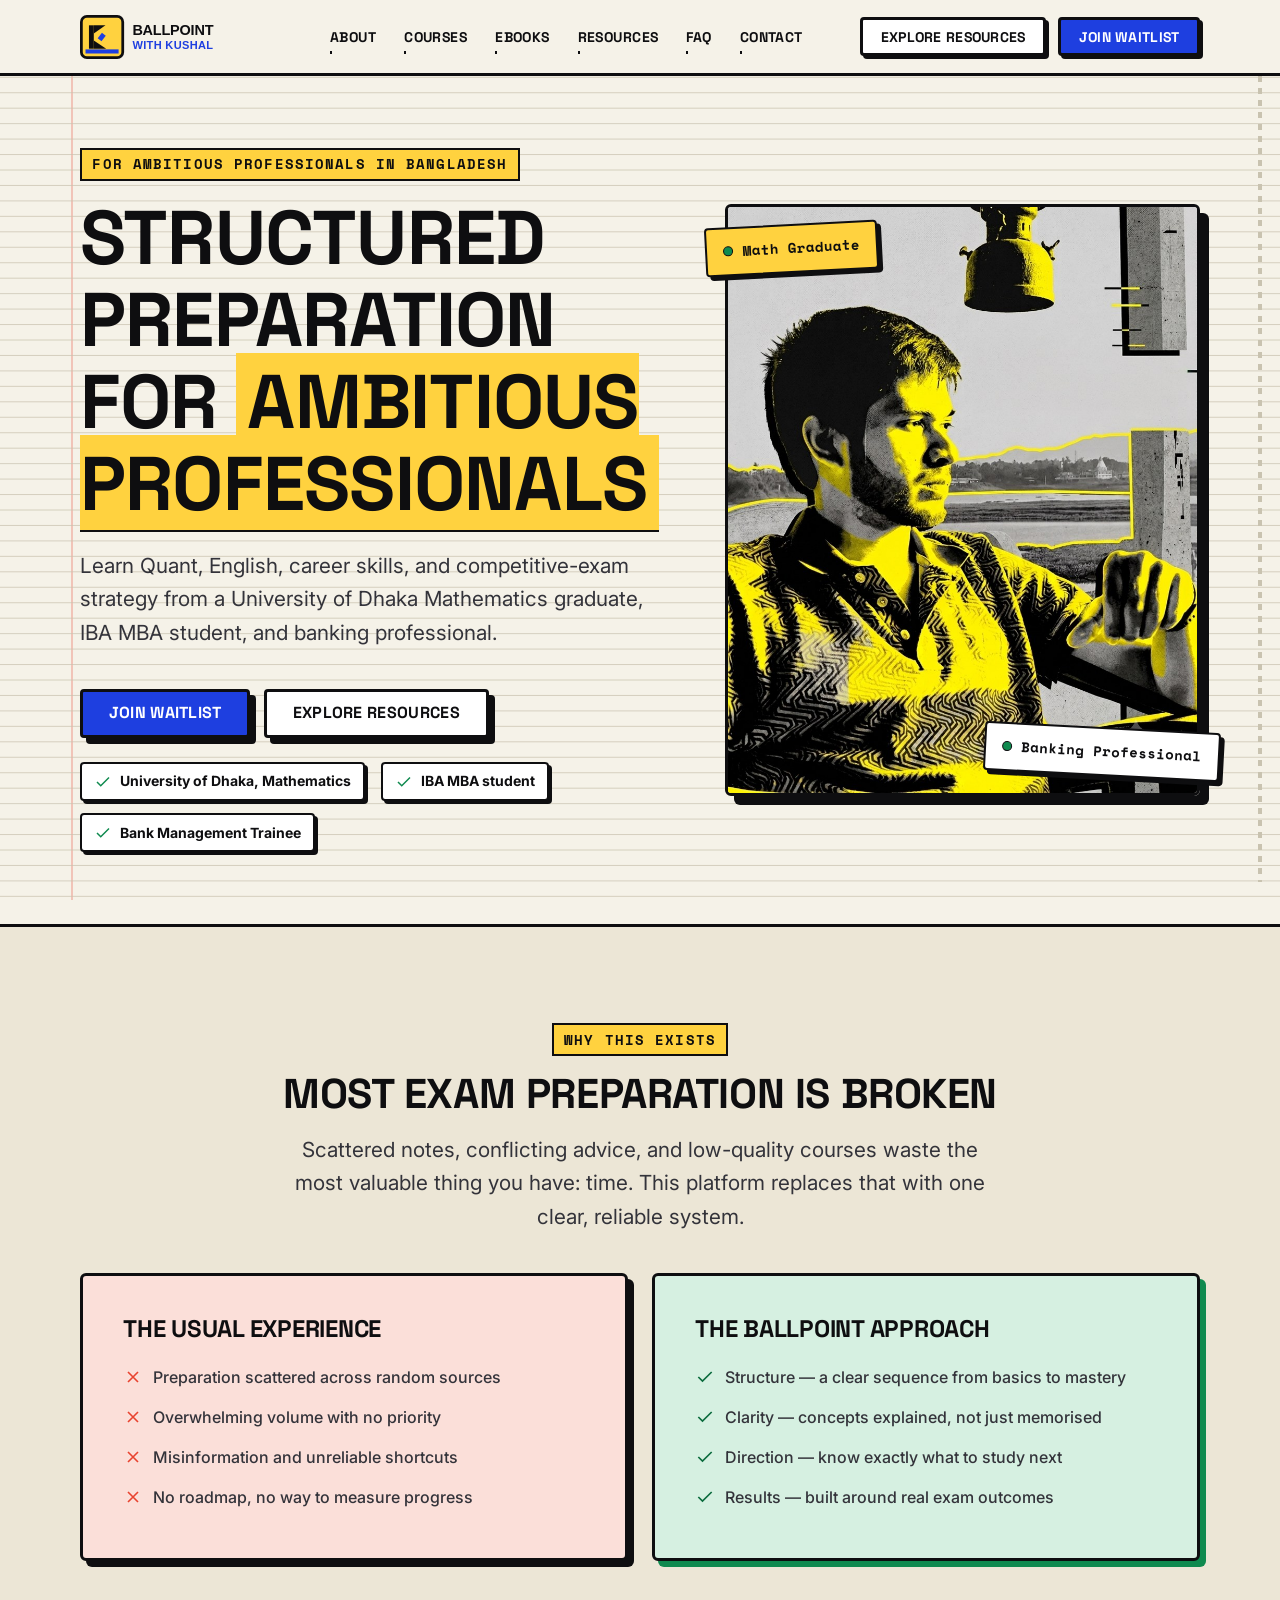
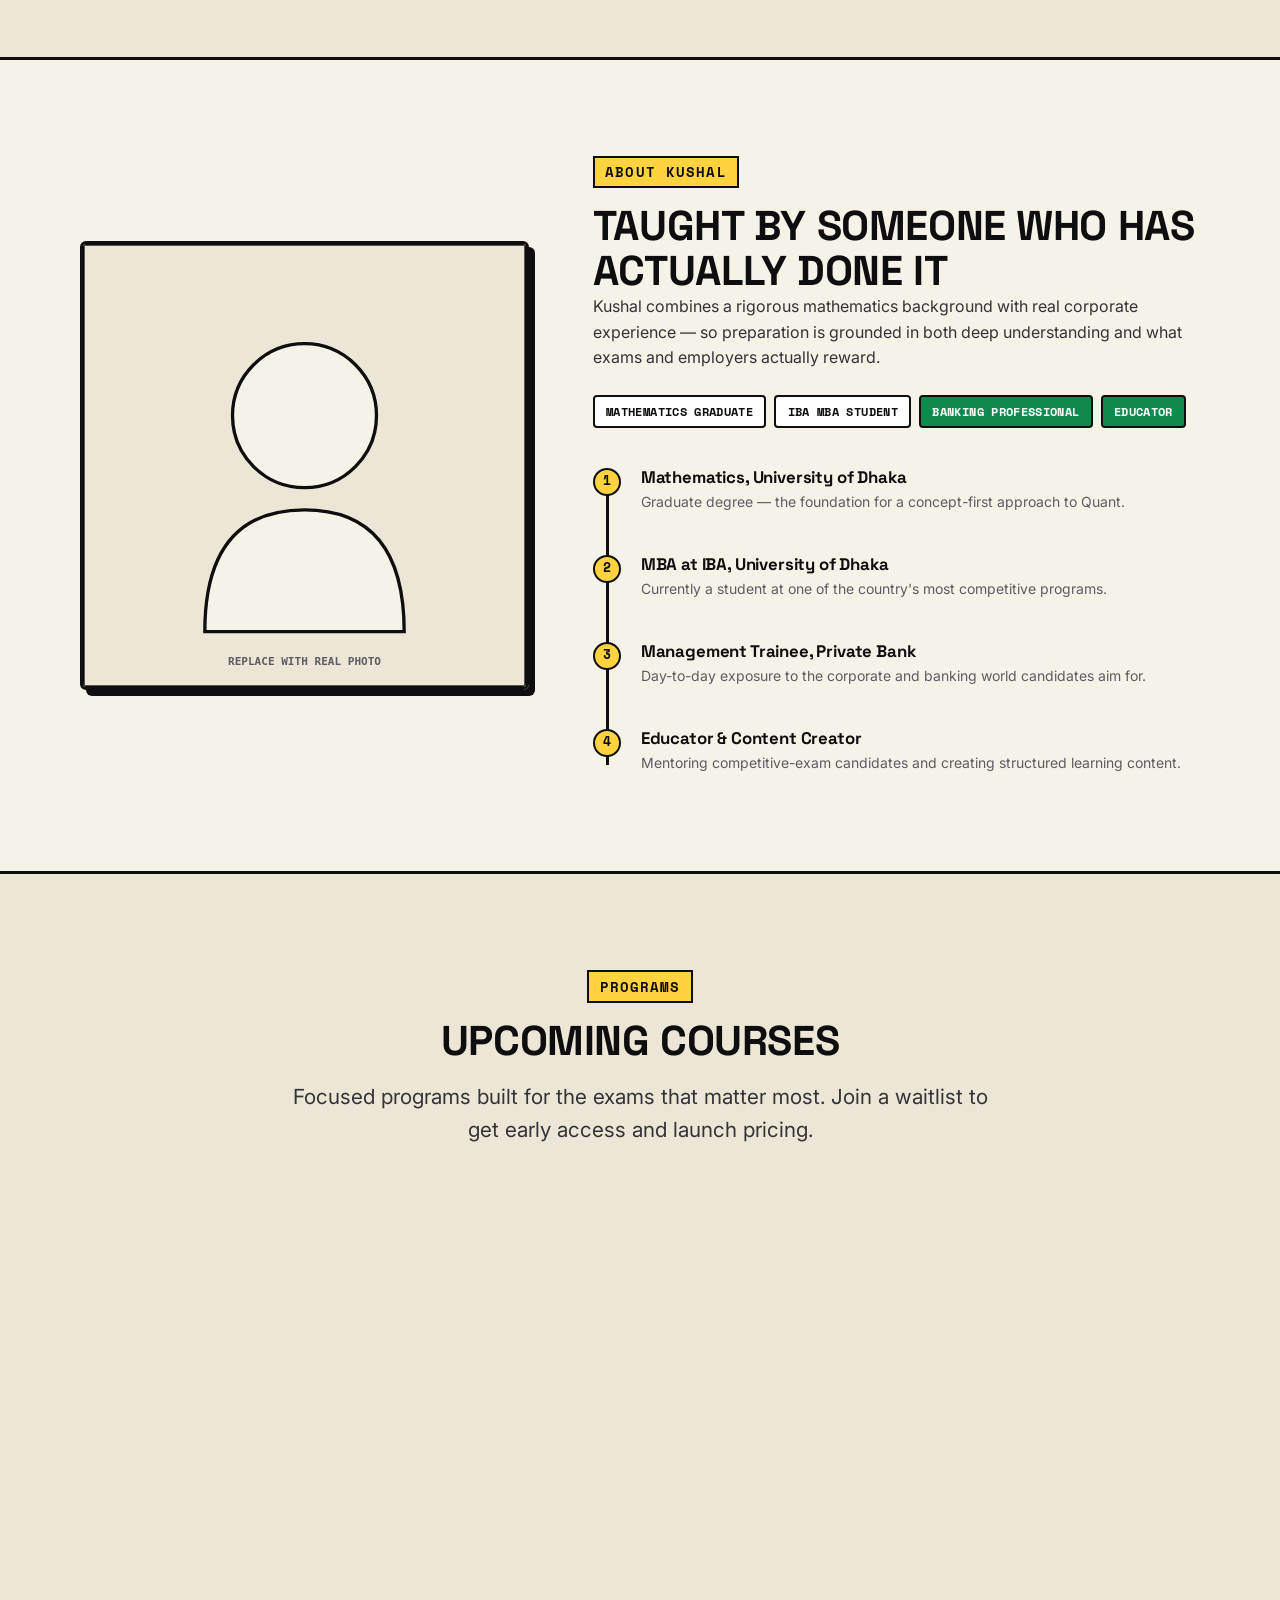
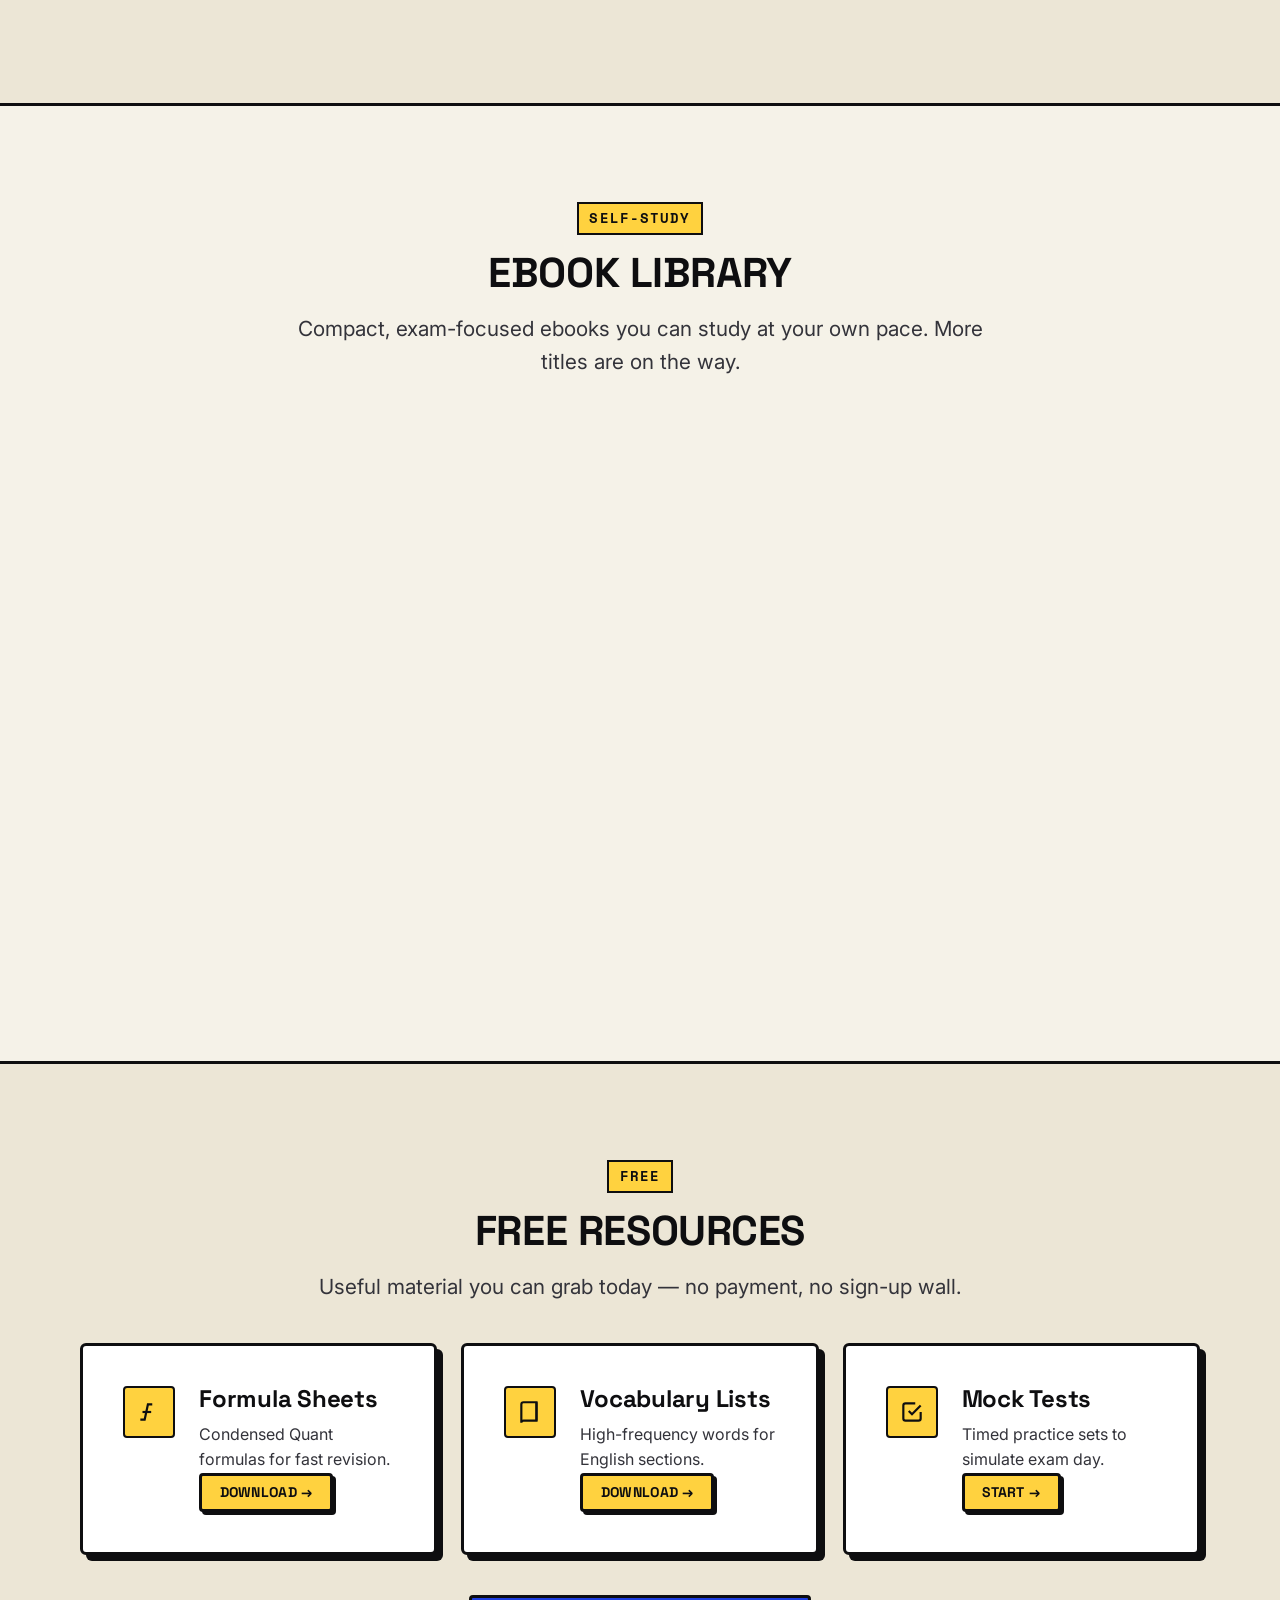
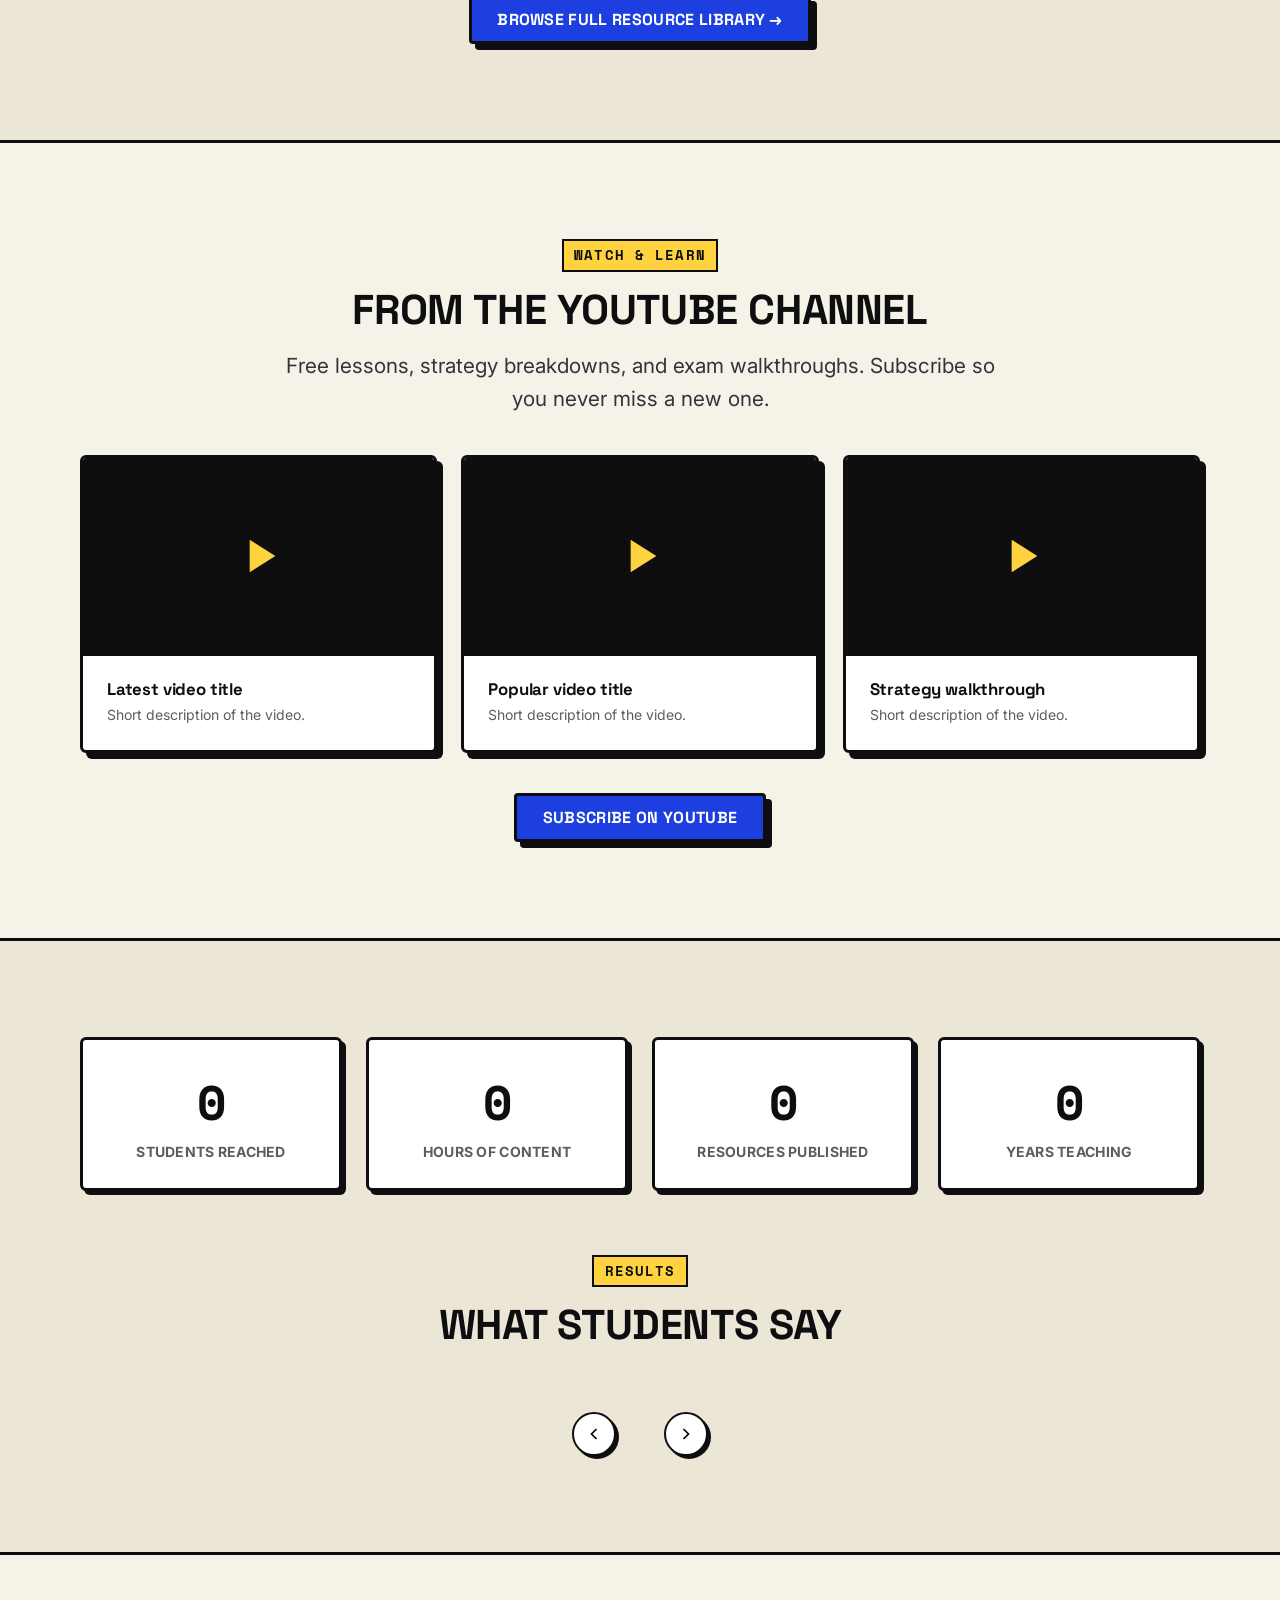
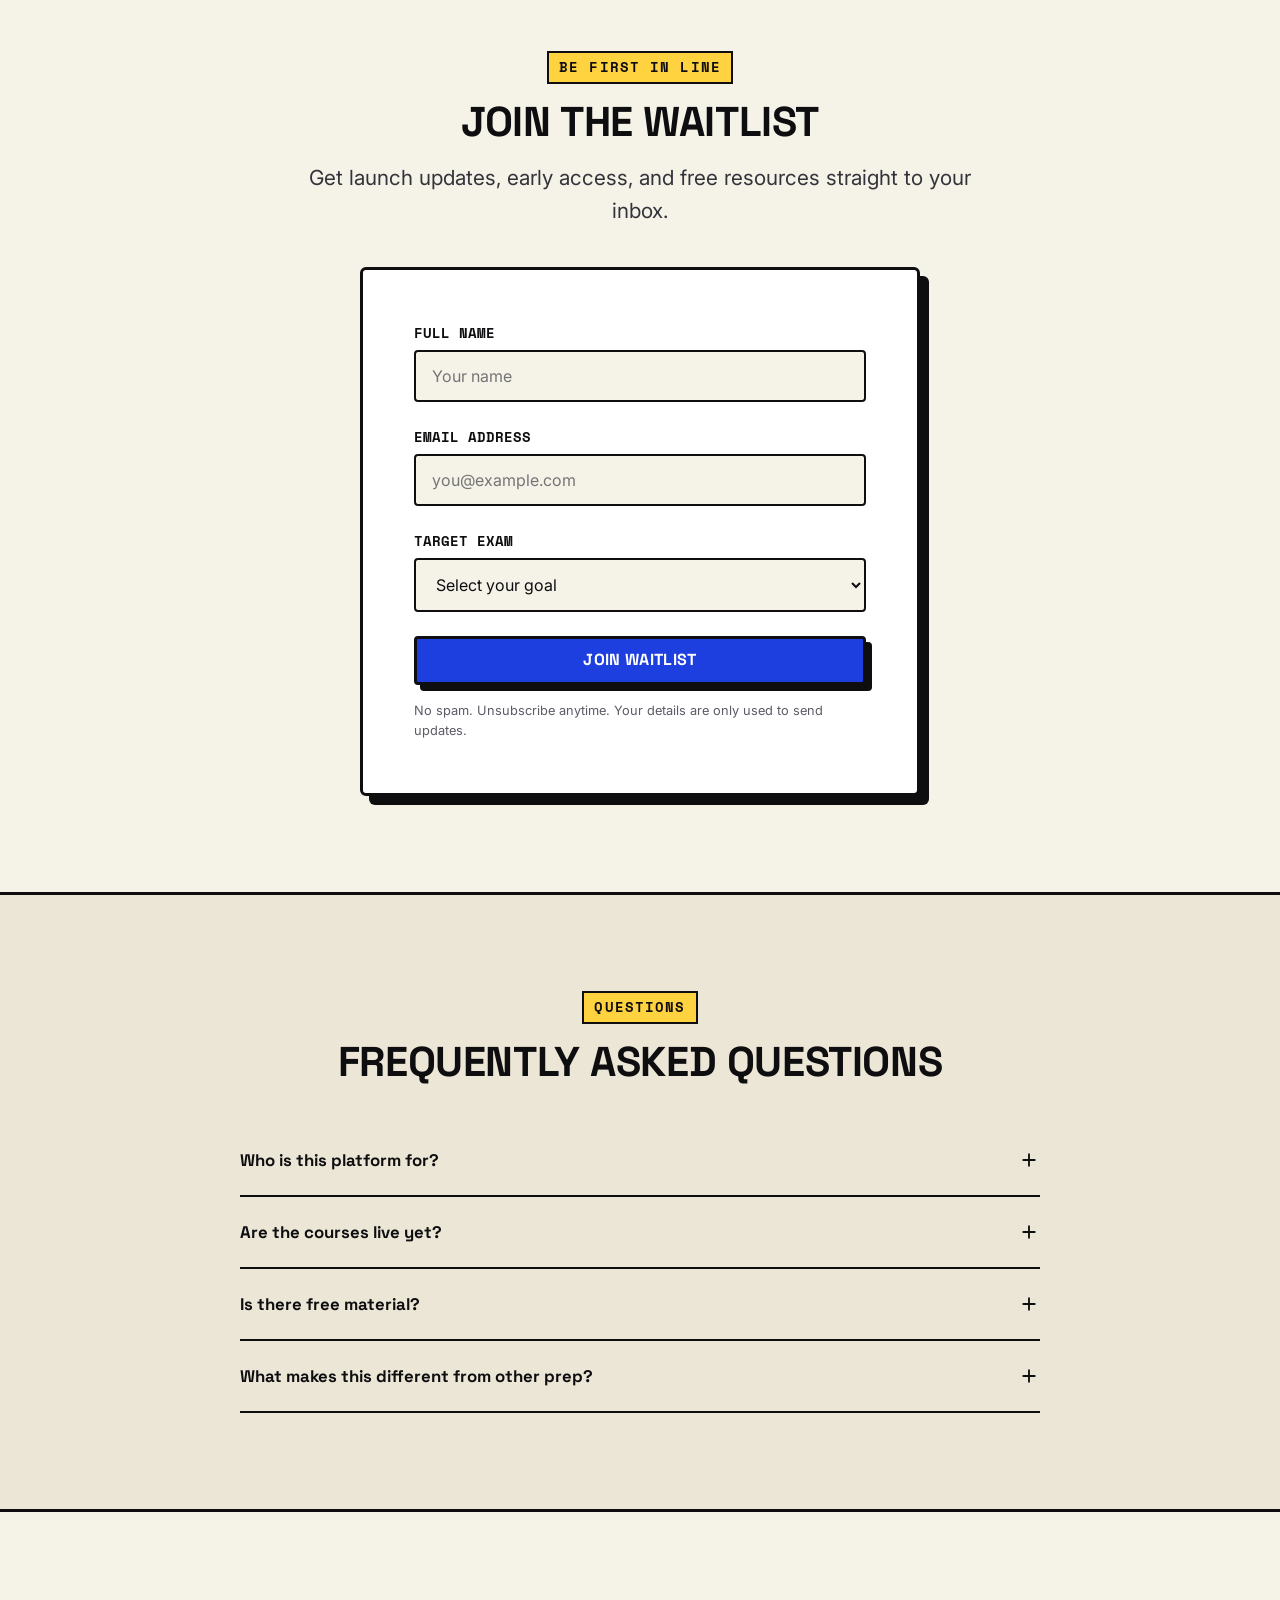
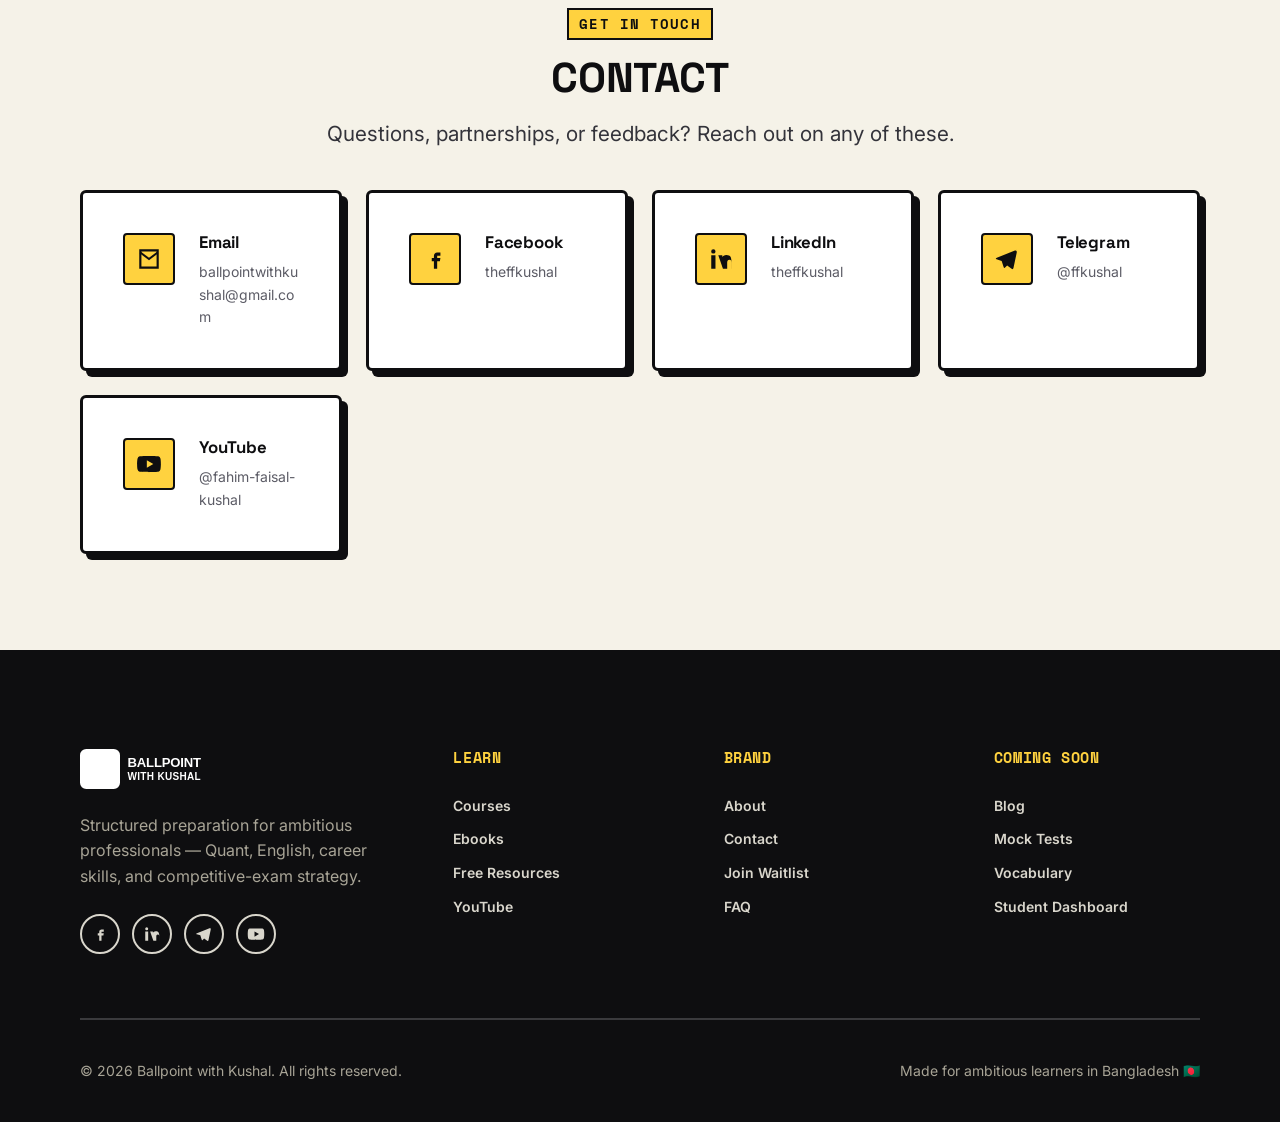
<file: index.html>
<!DOCTYPE html>
<html lang="en">
<head>
  <!-- ========================================================================
       BALLPOINT WITH KUSHAL — index.html (Homepage, NEOBRUTALIST EDITION)
       Structure: Navbar > Hero > Why > About > Courses > Ebooks > Resources >
                  YouTube > Testimonials > Waitlist > FAQ > Contact > Footer
       Each <section> is independently removable. To delete a section, remove
       its <section>...</section> block AND its link in the navbar/footer.
       Dynamic sections (courses, ebooks, testimonials) are filled from /data
       JSON files by js/main.js — edit content there, not here.
       ===================================================================== -->
  <meta charset="UTF-8" />
  <meta name="viewport" content="width=device-width, initial-scale=1.0" />

  <title>Ballpoint with Kushal — Structured Preparation for Ambitious Professionals</title>
  <meta name="description" content="Learn Quant, English, career skills, and competitive-exam strategy from a University of Dhaka Mathematics graduate, IBA MBA student, and banking professional. Structured preparation for IBA MBA, bank jobs, and government exams in Bangladesh." />
  <meta name="keywords" content="IBA MBA preparation, bank job preparation Bangladesh, quantitative aptitude, English grammar, competitive exam, government job preparation, Ballpoint with Kushal" />
  <meta name="author" content="Kushal" />
  <link rel="canonical" href="https://example.com/" /><!-- TODO: set your real domain -->

  <meta property="og:type" content="website" />
  <meta property="og:title" content="Ballpoint with Kushal — Structured Preparation for Ambitious Professionals" />
  <meta property="og:description" content="Quant, English, career skills, and competitive-exam strategy — taught with structure, clarity, and direction." />
  <meta property="og:image" content="assets/images/og-image.svg" /><!-- TODO: export to .jpg/.png for best compatibility -->
  <meta property="og:url" content="https://example.com/" />
  <meta property="og:site_name" content="Ballpoint with Kushal" />

  <meta name="twitter:card" content="summary_large_image" />
  <meta name="twitter:title" content="Ballpoint with Kushal" />
  <meta name="twitter:description" content="Structured preparation for ambitious professionals." />
  <meta name="twitter:image" content="assets/images/og-image.svg" />

  <link rel="icon" type="image/svg+xml" href="assets/logos/favicon.svg" />
  <meta name="theme-color" content="#0E0E10" />

  <!-- Fonts: Space Grotesk (display), Inter (body), Space Mono (utility/meta) -->
  <link rel="preconnect" href="https://fonts.googleapis.com" />
  <link rel="preconnect" href="https://fonts.gstatic.com" crossorigin />
  <link href="https://fonts.googleapis.com/css2?family=Inter:wght@400;500;600;700&family=Space+Grotesk:wght@500;600;700&family=Space+Mono:wght@400;700&display=swap" rel="stylesheet" />

  <link rel="stylesheet" href="css/styles.css" />
  <link rel="stylesheet" href="css/components.css" />
  <link rel="stylesheet" href="css/utilities.css" />
  <link rel="stylesheet" href="css/responsive.css" />

  <script type="application/ld+json">
  {
    "@context": "https://schema.org",
    "@type": "EducationalOrganization",
    "name": "Ballpoint with Kushal",
    "description": "Structured preparation for ambitious professionals — IBA MBA, bank jobs, quantitative aptitude, English, and career skills.",
    "url": "https://example.com/",
    "logo": "https://example.com/assets/logos/logo-icon.svg",
    "founder": {
      "@type": "Person",
      "name": "Kushal",
      "jobTitle": "Educator & Management Trainee",
      "alumniOf": "University of Dhaka"
    },
    "areaServed": "BD",
    "sameAs": [
      "https://www.youtube.com/@fahim-faisal-kushal",
      "https://www.facebook.com/theffkushal/",
      "https://www.linkedin.com/in/theffkushal/",
      "https://t.me/ffkushal"
    ]
  }
  </script>
</head>

<body>
  <a class="skip-link" href="#main">Skip to content</a>

  <!-- Ruled notebook-paper background — purely decorative, behind everything -->
  <div class="bg-grid" aria-hidden="true" id="bgGrid"></div>

  <!-- ====================================================================
       NAVBAR  (sticky)
       ==================================================================== -->
  <header class="navbar" id="top">
    <nav class="container navbar__inner" aria-label="Primary">
      <a class="navbar__logo" href="index.html" aria-label="Ballpoint with Kushal — home">
        <img src="assets/logos/logo-full.svg" alt="Ballpoint with Kushal" />
      </a>

      <ul class="navbar__links">
        <li><a href="#about">About</a></li>
        <li><a href="#courses">Courses</a></li>
        <li><a href="#ebooks">Ebooks</a></li>
        <li><a href="#resources">Resources</a></li>
        <li><a href="#faq">FAQ</a></li>
        <li><a href="#contact">Contact</a></li>
      </ul>

      <div class="navbar__actions">
        <a class="btn btn--secondary btn--sm" href="#resources">Explore Resources</a>
        <a class="btn btn--primary btn--sm" href="#waitlist">Join Waitlist</a>
      </div>

      <button class="hamburger" aria-label="Open menu" aria-controls="mobileDrawer" aria-expanded="false">
        <span></span><span></span><span></span>
      </button>
    </nav>
  </header>

  <div class="mobile-drawer" id="mobileDrawer">
    <a href="#about">About</a>
    <a href="#courses">Courses</a>
    <a href="#ebooks">Ebooks</a>
    <a href="#resources">Resources</a>
    <a href="#faq">FAQ</a>
    <a href="#contact">Contact</a>
    <a class="btn btn--primary btn--full mt-sm" href="#waitlist">Join Waitlist</a>
  </div>

  <!-- Ballpoint-nib scroll progress indicator (signature element) -->
  <div class="scroll-rule" aria-hidden="true"></div>
  <div class="scroll-ball" id="scrollBall" aria-hidden="true">
    <svg class="nib-body" viewBox="0 0 28 28" xmlns="http://www.w3.org/2000/svg">
      <rect x="9" y="2" width="10" height="18" rx="2" fill="#1E3FE0" stroke="#0E0E10" stroke-width="2"/>
      <polygon points="9,20 19,20 14,27" fill="#0E0E10"/>
    </svg>
  </div>

  <main id="main">

    <!-- ==================================================================
         SECTION 1 — HERO
         ================================================================== -->
    <section class="hero bg-decor" aria-labelledby="hero-title">
      <div class="container hero__grid">
        <div class="hero__copy">
          <span class="eyebrow hero__eyebrow" data-reveal>For ambitious professionals in Bangladesh</span>
          <h1 id="hero-title" data-reveal data-reveal-delay="1">
            Structured Preparation for <span class="text-gradient">Ambitious Professionals</span>
          </h1>
          <p class="hero__sub" data-reveal data-reveal-delay="2">
            Learn Quant, English, career skills, and competitive-exam strategy from a
            University of Dhaka Mathematics graduate, IBA MBA student, and banking professional.
          </p>
          <div class="hero__cta" data-reveal data-reveal-delay="3">
            <a class="btn btn--primary" href="#waitlist">Join Waitlist</a>
            <a class="btn btn--secondary" href="#resources">Explore Resources</a>
          </div>

          <div class="trust" data-reveal data-reveal-delay="3">
            <span class="trust__item"><svg viewBox="0 0 24 24" fill="none" stroke="currentColor" stroke-width="2"><path d="M20 6 9 17l-5-5"/></svg> University of Dhaka, Mathematics</span>
            <span class="trust__item"><svg viewBox="0 0 24 24" fill="none" stroke="currentColor" stroke-width="2"><path d="M20 6 9 17l-5-5"/></svg> IBA MBA student</span>
            <span class="trust__item"><svg viewBox="0 0 24 24" fill="none" stroke="currentColor" stroke-width="2"><path d="M20 6 9 17l-5-5"/></svg> Bank Management Trainee</span>
          </div>
        </div>

        <!-- Hero portrait: stylized brand art (see About section for a plainer photo) -->
        <div class="hero__photo" data-reveal data-reveal-delay="2">
          <img src="assets/images/hero-portrait.jpg" alt="Kushal, educator and banking professional" width="900" height="1124" />
          <div class="hero__chip hero__chip--tl"><span class="dot"></span> Math Graduate</div>
          <div class="hero__chip hero__chip--br"><span class="dot"></span> Banking Professional</div>
        </div>
      </div>
    </section>

    <!-- ==================================================================
         SECTION 2 — WHY THIS EXISTS
         ================================================================== -->
    <section class="section section--alt" id="why" aria-labelledby="why-title">
      <div class="container">
        <div class="section-head section-head--center" data-reveal>
          <span class="eyebrow">Why this exists</span>
          <h2 id="why-title">Most exam preparation is broken</h2>
          <p>Scattered notes, conflicting advice, and low-quality courses waste the most valuable thing you have: time. This platform replaces that with one clear, reliable system.</p>
        </div>

        <div class="compare">
          <div class="compare__col compare__col--problem" data-reveal>
            <h3>The usual experience</h3>
            <ul class="compare__list">
              <li><svg viewBox="0 0 24 24" fill="none" stroke="currentColor" stroke-width="2"><path d="M18 6 6 18M6 6l12 12"/></svg> Preparation scattered across random sources</li>
              <li><svg viewBox="0 0 24 24" fill="none" stroke="currentColor" stroke-width="2"><path d="M18 6 6 18M6 6l12 12"/></svg> Overwhelming volume with no priority</li>
              <li><svg viewBox="0 0 24 24" fill="none" stroke="currentColor" stroke-width="2"><path d="M18 6 6 18M6 6l12 12"/></svg> Misinformation and unreliable shortcuts</li>
              <li><svg viewBox="0 0 24 24" fill="none" stroke="currentColor" stroke-width="2"><path d="M18 6 6 18M6 6l12 12"/></svg> No roadmap, no way to measure progress</li>
            </ul>
          </div>
          <div class="compare__col compare__col--solution" data-reveal data-reveal-delay="1">
            <h3>The Ballpoint approach</h3>
            <ul class="compare__list">
              <li><svg viewBox="0 0 24 24" fill="none" stroke="currentColor" stroke-width="2"><path d="M20 6 9 17l-5-5"/></svg> Structure — a clear sequence from basics to mastery</li>
              <li><svg viewBox="0 0 24 24" fill="none" stroke="currentColor" stroke-width="2"><path d="M20 6 9 17l-5-5"/></svg> Clarity — concepts explained, not just memorised</li>
              <li><svg viewBox="0 0 24 24" fill="none" stroke="currentColor" stroke-width="2"><path d="M20 6 9 17l-5-5"/></svg> Direction — know exactly what to study next</li>
              <li><svg viewBox="0 0 24 24" fill="none" stroke="currentColor" stroke-width="2"><path d="M20 6 9 17l-5-5"/></svg> Results — built around real exam outcomes</li>
            </ul>
          </div>
        </div>
      </div>
    </section>

    <!-- ==================================================================
         SECTION 3 — ABOUT KUSHAL  (profile + timeline)
         Photo here is intentionally plainer than the hero art — About is
         about credibility, not brand style. Swap placeholder-portrait.svg
         for a real photo whenever you're ready.
         ================================================================== -->
    <section class="section" id="about" aria-labelledby="about-title">
      <div class="container about__grid">
        <div class="about__photo" data-reveal>
          <img src="assets/images/placeholder-portrait.svg" alt="Portrait of Kushal" width="800" height="800" />
        </div>
        <div>
          <span class="eyebrow" data-reveal>About Kushal</span>
          <h2 id="about-title" data-reveal>Taught by someone who has actually done it</h2>
          <p data-reveal data-reveal-delay="1">Kushal combines a rigorous mathematics background with real corporate experience — so preparation is grounded in both deep understanding and what exams and employers actually reward.</p>

          <div class="about__roles" data-reveal data-reveal-delay="1">
            <span class="badge badge--soft">Mathematics Graduate</span>
            <span class="badge badge--soft">IBA MBA Student</span>
            <span class="badge badge--green">Banking Professional</span>
            <span class="badge badge--green">Educator</span>
          </div>

          <ol class="timeline">
            <li class="timeline__item" data-reveal>
              <h4>Mathematics, University of Dhaka</h4>
              <span>Graduate degree — the foundation for a concept-first approach to Quant.</span>
            </li>
            <li class="timeline__item" data-reveal>
              <h4>MBA at IBA, University of Dhaka</h4>
              <span>Currently a student at one of the country's most competitive programs.</span>
            </li>
            <li class="timeline__item" data-reveal>
              <h4>Management Trainee, Private Bank</h4>
              <span>Day-to-day exposure to the corporate and banking world candidates aim for.</span>
            </li>
            <li class="timeline__item" data-reveal>
              <h4>Educator & Content Creator</h4>
              <span>Mentoring competitive-exam candidates and creating structured learning content.</span>
            </li>
          </ol>
        </div>
      </div>
    </section>

    <!-- ==================================================================
         SECTION 4 — UPCOMING COURSES  (rendered from data/courses.json)
         ================================================================== -->
    <section class="section section--alt" id="courses" aria-labelledby="courses-title">
      <div class="container">
        <div class="section-head section-head--center" data-reveal>
          <span class="eyebrow">Programs</span>
          <h2 id="courses-title">Upcoming Courses</h2>
          <p>Focused programs built for the exams that matter most. Join a waitlist to get early access and launch pricing.</p>
        </div>
        <div class="grid grid--auto" data-courses aria-live="polite">
          <p class="text-muted text-center">Loading courses…</p>
        </div>
      </div>
    </section>

    <!-- ==================================================================
         SECTION 5 — EBOOK LIBRARY  (rendered from data/ebooks.json)
         ================================================================== -->
    <section class="section" id="ebooks" aria-labelledby="ebooks-title">
      <div class="container">
        <div class="section-head section-head--center" data-reveal>
          <span class="eyebrow">Self-study</span>
          <h2 id="ebooks-title">Ebook Library</h2>
          <p>Compact, exam-focused ebooks you can study at your own pace. More titles are on the way.</p>
        </div>
        <div class="grid grid--4" data-ebooks aria-live="polite">
          <p class="text-muted text-center">Loading ebooks…</p>
        </div>
      </div>
    </section>

    <!-- ==================================================================
         SECTION 6 — FREE RESOURCES (static cards on the homepage teaser;
         the full searchable Resource Library lives on resources.html)
         ================================================================== -->
    <section class="section section--alt" id="resources" aria-labelledby="resources-title">
      <div class="container">
        <div class="section-head section-head--center" data-reveal>
          <span class="eyebrow">Free</span>
          <h2 id="resources-title">Free Resources</h2>
          <p>Useful material you can grab today — no payment, no sign-up wall.</p>
        </div>
        <div class="grid grid--3">
          <article class="card resource-card" data-reveal>
            <div class="card__icon"><svg viewBox="0 0 24 24" fill="none" stroke="currentColor" stroke-width="2"><path d="M4 19h4l3-14h4"/><path d="M6 12h8"/></svg></div>
            <div><h3>Formula Sheets</h3><p>Condensed Quant formulas for fast revision.</p><a class="btn btn--ghost btn--sm" href="#">Download →</a></div>
          </article>
          <article class="card resource-card" data-reveal data-reveal-delay="1">
            <div class="card__icon"><svg viewBox="0 0 24 24" fill="none" stroke="currentColor" stroke-width="2"><path d="M4 5a2 2 0 0 1 2-2h12v17H6a2 2 0 0 0-2 2z"/><path d="M18 3v17"/></svg></div>
            <div><h3>Vocabulary Lists</h3><p>High-frequency words for English sections.</p><a class="btn btn--ghost btn--sm" href="#">Download →</a></div>
          </article>
          <article class="card resource-card" data-reveal data-reveal-delay="2">
            <div class="card__icon"><svg viewBox="0 0 24 24" fill="none" stroke="currentColor" stroke-width="2"><path d="M9 11l3 3 8-8"/><path d="M20 12v6a2 2 0 0 1-2 2H6a2 2 0 0 1-2-2V6a2 2 0 0 1 2-2h9"/></svg></div>
            <div><h3>Mock Tests</h3><p>Timed practice sets to simulate exam day.</p><a class="btn btn--ghost btn--sm" href="#">Start →</a></div>
          </article>
        </div>
        <div class="text-center mt-lg" data-reveal>
          <a class="btn btn--primary" href="resources.html">Browse Full Resource Library →</a>
        </div>
      </div>
    </section>

    <!-- ==================================================================
         SECTION 7 — YOUTUBE
         ================================================================== -->
    <section class="section" id="youtube" aria-labelledby="yt-title">
      <div class="container">
        <div class="section-head section-head--center" data-reveal>
          <span class="eyebrow">Watch & learn</span>
          <h2 id="yt-title">From the YouTube Channel</h2>
          <p>Free lessons, strategy breakdowns, and exam walkthroughs. Subscribe so you never miss a new one.</p>
        </div>
        <div class="grid grid--3">
          <article class="card video-card" data-reveal>
            <div class="video-card__embed">
              <div class="video-card__placeholder"><svg viewBox="0 0 24 24" fill="currentColor"><path d="M8 5v14l11-7z"/></svg></div>
            </div>
            <div class="video-card__body"><h4>Latest video title</h4><p class="text-muted" style="font-size:var(--fs-small)">Short description of the video.</p></div>
          </article>
          <article class="card video-card" data-reveal data-reveal-delay="1">
            <div class="video-card__embed"><div class="video-card__placeholder"><svg viewBox="0 0 24 24" fill="currentColor"><path d="M8 5v14l11-7z"/></svg></div></div>
            <div class="video-card__body"><h4>Popular video title</h4><p class="text-muted" style="font-size:var(--fs-small)">Short description of the video.</p></div>
          </article>
          <article class="card video-card" data-reveal data-reveal-delay="2">
            <div class="video-card__embed"><div class="video-card__placeholder"><svg viewBox="0 0 24 24" fill="currentColor"><path d="M8 5v14l11-7z"/></svg></div></div>
            <div class="video-card__body"><h4>Strategy walkthrough</h4><p class="text-muted" style="font-size:var(--fs-small)">Short description of the video.</p></div>
          </article>
        </div>
        <div class="text-center mt-lg" data-reveal>
          <a class="btn btn--primary" href="https://www.youtube.com/@fahim-faisal-kushal" target="_blank" rel="noopener">Subscribe on YouTube</a>
        </div>
      </div>
    </section>

    <!-- ==================================================================
         SECTION 8 — TESTIMONIALS + STATS  (rendered from testimonials.json)
         NOTE: the JSON currently holds PLACEHOLDERS. Replace with REAL quotes
         and REAL numbers before launch, or remove this section.
         ================================================================== -->
    <section class="section section--alt" id="testimonials" aria-labelledby="tst-title">
      <div class="container">
        <div class="stats" data-stats></div>

        <div class="section-head section-head--center" data-reveal>
          <span class="eyebrow">Results</span>
          <h2 id="tst-title">What students say</h2>
        </div>

        <div class="carousel" tabindex="0" aria-roledescription="carousel" aria-label="Student testimonials">
          <div class="carousel__track" data-testimonials></div>
          <div class="carousel__controls">
            <button class="carousel__btn" data-carousel="prev" aria-label="Previous testimonial"><svg width="20" height="20" viewBox="0 0 24 24" fill="none" stroke="currentColor" stroke-width="2"><path d="M15 18l-6-6 6-6"/></svg></button>
            <div class="carousel__dots"></div>
            <button class="carousel__btn" data-carousel="next" aria-label="Next testimonial"><svg width="20" height="20" viewBox="0 0 24 24" fill="none" stroke="currentColor" stroke-width="2"><path d="M9 18l6-6-6-6"/></svg></button>
          </div>
        </div>
      </div>
    </section>

    <!-- ==================================================================
         SECTION 9 — NEWSLETTER / WAITLIST
         ================================================================== -->
    <section class="section bg-decor" id="waitlist" aria-labelledby="wl-title">
      <div class="container">
        <div class="section-head section-head--center" data-reveal>
          <span class="eyebrow">Be first in line</span>
          <h2 id="wl-title">Join the Waitlist</h2>
          <p>Get launch updates, early access, and free resources straight to your inbox.</p>
        </div>

        <div class="form-card mx-auto" data-reveal>
          <form data-form action="#" method="post" novalidate>
            <div class="form-field">
              <label for="wl-name">Full name</label>
              <input id="wl-name" name="name" type="text" placeholder="Your name" required autocomplete="name" />
            </div>
            <div class="form-field">
              <label for="wl-email">Email address</label>
              <input id="wl-email" name="email" type="email" placeholder="you@example.com" required autocomplete="email" />
            </div>
            <div class="form-field">
              <label for="wl-exam">Target exam</label>
              <select id="wl-exam" name="target_exam" required>
                <option value="" disabled selected>Select your goal</option>
                <option>IBA MBA</option>
                <option>Bank Job</option>
                <option>Government / BCS</option>
                <option>English Improvement</option>
                <option>Quantitative Aptitude</option>
                <option>Other</option>
              </select>
            </div>
            <button class="btn btn--primary btn--full" type="submit">Join Waitlist</button>
            <p class="form-note">No spam. Unsubscribe anytime. Your details are only used to send updates.</p>
          </form>
          <div class="form-success mt-md">✓ You're on the list! Check your inbox soon.</div>
        </div>
      </div>
    </section>

    <!-- ==================================================================
         SECTION 10 — FAQ
         ================================================================== -->
    <section class="section section--alt" id="faq" aria-labelledby="faq-title">
      <div class="container">
        <div class="section-head section-head--center" data-reveal>
          <span class="eyebrow">Questions</span>
          <h2 id="faq-title">Frequently Asked Questions</h2>
        </div>

        <div class="faq" data-reveal>
          <div class="faq__item">
            <button class="faq__q" aria-expanded="false">
              <span>Who is this platform for?</span>
              <svg class="faq__icon" width="22" height="22" viewBox="0 0 24 24" fill="none" stroke="currentColor" stroke-width="2"><path d="M12 5v14M5 12h14"/></svg>
            </button>
            <div class="faq__a"><p>Ambitious professionals and students in Bangladesh (roughly 22–35) preparing for IBA MBA admission, bank jobs, government exams, or sharpening Quant, English, and career skills.</p></div>
          </div>
          <div class="faq__item">
            <button class="faq__q" aria-expanded="false">
              <span>Are the courses live yet?</span>
              <svg class="faq__icon" width="22" height="22" viewBox="0 0 24 24" fill="none" stroke="currentColor" stroke-width="2"><path d="M12 5v14M5 12h14"/></svg>
            </button>
            <div class="faq__a"><p>Courses are launching soon. Join the waitlist to get early access and launch pricing before they open to everyone.</p></div>
          </div>
          <div class="faq__item">
            <button class="faq__q" aria-expanded="false">
              <span>Is there free material?</span>
              <svg class="faq__icon" width="22" height="22" viewBox="0 0 24 24" fill="none" stroke="currentColor" stroke-width="2"><path d="M12 5v14M5 12h14"/></svg>
            </button>
            <div class="faq__a"><p>Yes. The Free Resources section has formula sheets, vocabulary lists, mock tests, and study guides — plus regular free lessons on YouTube.</p></div>
          </div>
          <div class="faq__item">
            <button class="faq__q" aria-expanded="false">
              <span>What makes this different from other prep?</span>
              <svg class="faq__icon" width="22" height="22" viewBox="0 0 24 24" fill="none" stroke="currentColor" stroke-width="2"><path d="M12 5v14M5 12h14"/></svg>
            </button>
            <div class="faq__a"><p>Structure and reliability. Instead of scattered, conflicting material, you get one clear path designed by a Math graduate and working banking professional who has sat these exams.</p></div>
          </div>
        </div>
      </div>
    </section>

    <!-- ==================================================================
         SECTION 11 — CONTACT
         ================================================================== -->
    <section class="section" id="contact" aria-labelledby="contact-title">
      <div class="container">
        <div class="section-head section-head--center" data-reveal>
          <span class="eyebrow">Get in touch</span>
          <h2 id="contact-title">Contact</h2>
          <p>Questions, partnerships, or feedback? Reach out on any of these.</p>
        </div>
        <div class="grid grid--auto" data-reveal>
          <a class="card resource-card" href="mailto:ballpointwithkushal@gmail.com">
            <div class="card__icon"><svg viewBox="0 0 24 24" fill="none" stroke="currentColor" stroke-width="2"><path d="M4 4h16v16H4z"/><path d="m4 6 8 6 8-6"/></svg></div>
            <div><h3 style="font-size:1.05rem">Email</h3><p class="text-muted" style="font-size:var(--fs-small)">ballpointwithkushal@gmail.com</p></div>
          </a>
          <a class="card resource-card" href="https://www.facebook.com/theffkushal/" target="_blank" rel="noopener">
            <div class="card__icon"><svg viewBox="0 0 24 24" fill="currentColor"><path d="M14 9h3V6h-3c-1.7 0-3 1.3-3 3v2H9v3h2v7h3v-7h2.5l.5-3H14V9z"/></svg></div>
            <div><h3 style="font-size:1.05rem">Facebook</h3><p class="text-muted" style="font-size:var(--fs-small)">theffkushal</p></div>
          </a>
          <a class="card resource-card" href="https://www.linkedin.com/in/theffkushal/" target="_blank" rel="noopener">
            <div class="card__icon"><svg viewBox="0 0 24 24" fill="currentColor"><path d="M6.94 5a2 2 0 1 1-4 0 2 2 0 0 1 4 0zM3 8.5h3.9V21H3zM9.5 8.5h3.7v1.7h.05c.5-.95 1.8-1.95 3.7-1.95 4 0 4.7 2.6 4.7 6V21H21.6v-5.4c0-1.3 0-3-1.8-3s-2.1 1.4-2.1 2.9V21H13.8z"/></svg></div>
            <div><h3 style="font-size:1.05rem">LinkedIn</h3><p class="text-muted" style="font-size:var(--fs-small)">theffkushal</p></div>
          </a>
          <a class="card resource-card" href="https://t.me/ffkushal" target="_blank" rel="noopener">
            <div class="card__icon"><svg viewBox="0 0 24 24" fill="currentColor"><path d="M21.05 3.5 2.6 10.86c-1.2.49-1.19 1.16-.22 1.46l4.7 1.47 1.8 5.62c.22.6.36.84.74.84.3 0 .43-.13.6-.3l1.93-1.9 4.13 3.05c.86.5 1.47.24 1.68-.78l3.04-14.42c.3-1.27-.47-1.84-1.95-1.4z"/></svg></div>
            <div><h3 style="font-size:1.05rem">Telegram</h3><p class="text-muted" style="font-size:var(--fs-small)">@ffkushal</p></div>
          </a>
          <a class="card resource-card" href="https://www.youtube.com/@fahim-faisal-kushal" target="_blank" rel="noopener">
            <div class="card__icon"><svg viewBox="0 0 24 24" fill="currentColor"><path d="M23 12s0-3.5-.45-5.18a2.78 2.78 0 0 0-1.95-2C18.88 4.5 12 4.5 12 4.5s-6.88 0-8.6.32a2.78 2.78 0 0 0-1.95 2C1 8.5 1 12 1 12s0 3.5.45 5.18a2.78 2.78 0 0 0 1.95 2c1.72.32 8.6.32 8.6.32s6.88 0 8.6-.32a2.78 2.78 0 0 0 1.95-2C23 15.5 23 12 23 12zM10 15.5v-7l6 3.5z"/></svg></div>
            <div><h3 style="font-size:1.05rem">YouTube</h3><p class="text-muted" style="font-size:var(--fs-small)">@fahim-faisal-kushal</p></div>
          </a>
        </div>
      </div>
    </section>

  </main>

  <!-- ====================================================================
       SECTION 12 — FOOTER
       ==================================================================== -->
  <footer class="footer" aria-label="Footer">
    <div class="container">
      <div class="footer__grid">
        <div class="footer__brand">
          <img src="assets/logos/logo-full.svg" alt="Ballpoint with Kushal" />
          <p>Structured preparation for ambitious professionals — Quant, English, career skills, and competitive-exam strategy.</p>
          <div class="footer__socials">
            <a href="https://www.facebook.com/theffkushal/" target="_blank" rel="noopener" aria-label="Facebook"><svg viewBox="0 0 24 24" fill="currentColor"><path d="M14 9h3V6h-3c-1.7 0-3 1.3-3 3v2H9v3h2v7h3v-7h2.5l.5-3H14V9z"/></svg></a>
            <a href="https://www.linkedin.com/in/theffkushal/" target="_blank" rel="noopener" aria-label="LinkedIn"><svg viewBox="0 0 24 24" fill="currentColor"><path d="M6.94 5a2 2 0 1 1-4 0 2 2 0 0 1 4 0zM3 8.5h3.9V21H3zM9.5 8.5h3.7v1.7h.05c.5-.95 1.8-1.95 3.7-1.95 4 0 4.7 2.6 4.7 6V21H21.6v-5.4c0-1.3 0-3-1.8-3s-2.1 1.4-2.1 2.9V21H13.8z"/></svg></a>
            <a href="https://t.me/ffkushal" target="_blank" rel="noopener" aria-label="Telegram"><svg viewBox="0 0 24 24" fill="currentColor"><path d="M21.05 3.5 2.6 10.86c-1.2.49-1.19 1.16-.22 1.46l4.7 1.47 1.8 5.62c.22.6.36.84.74.84.3 0 .43-.13.6-.3l1.93-1.9 4.13 3.05c.86.5 1.47.24 1.68-.78l3.04-14.42c.3-1.27-.47-1.84-1.95-1.4z"/></svg></a>
            <a href="https://www.youtube.com/@fahim-faisal-kushal" target="_blank" rel="noopener" aria-label="YouTube"><svg viewBox="0 0 24 24" fill="currentColor"><path d="M23 12s0-3.5-.45-5.18a2.78 2.78 0 0 0-1.95-2C18.88 4.5 12 4.5 12 4.5s-6.88 0-8.6.32a2.78 2.78 0 0 0-1.95 2C1 8.5 1 12 1 12s0 3.5.45 5.18a2.78 2.78 0 0 0 1.95 2c1.72.32 8.6.32 8.6.32s6.88 0 8.6-.32a2.78 2.78 0 0 0 1.95-2C23 15.5 23 12 23 12zM10 15.5v-7l6 3.5z"/></svg></a>
          </div>
        </div>

        <div class="footer__col">
          <h4>Learn</h4>
          <a href="courses.html">Courses</a>
          <a href="ebooks.html">Ebooks</a>
          <a href="resources.html">Free Resources</a>
          <a href="index.html#youtube">YouTube</a>
        </div>
        <div class="footer__col">
          <h4>Brand</h4>
          <a href="about.html">About</a>
          <a href="contact.html">Contact</a>
          <a href="index.html#waitlist">Join Waitlist</a>
          <a href="index.html#faq">FAQ</a>
        </div>
        <div class="footer__col">
          <h4>Coming soon</h4>
          <a href="#" aria-disabled="true">Blog</a>
          <a href="#" aria-disabled="true">Mock Tests</a>
          <a href="#" aria-disabled="true">Vocabulary</a>
          <a href="#" aria-disabled="true">Student Dashboard</a>
        </div>
      </div>

      <div class="footer__bottom">
        <span>© <span data-year>2026</span> Ballpoint with Kushal. All rights reserved.</span>
        <span>Made for ambitious learners in Bangladesh 🇧🇩</span>
      </div>
    </div>
  </footer>

  <!-- ====================================================================
       SCRIPTS (order: navigation > animations > forms > main)
       ==================================================================== -->
  <script src="js/navigation.js" defer></script>
  <script src="js/animations.js" defer></script>
  <script src="js/forms.js" defer></script>
  <script src="js/main.js" defer></script>
</body>
</html>
</file>
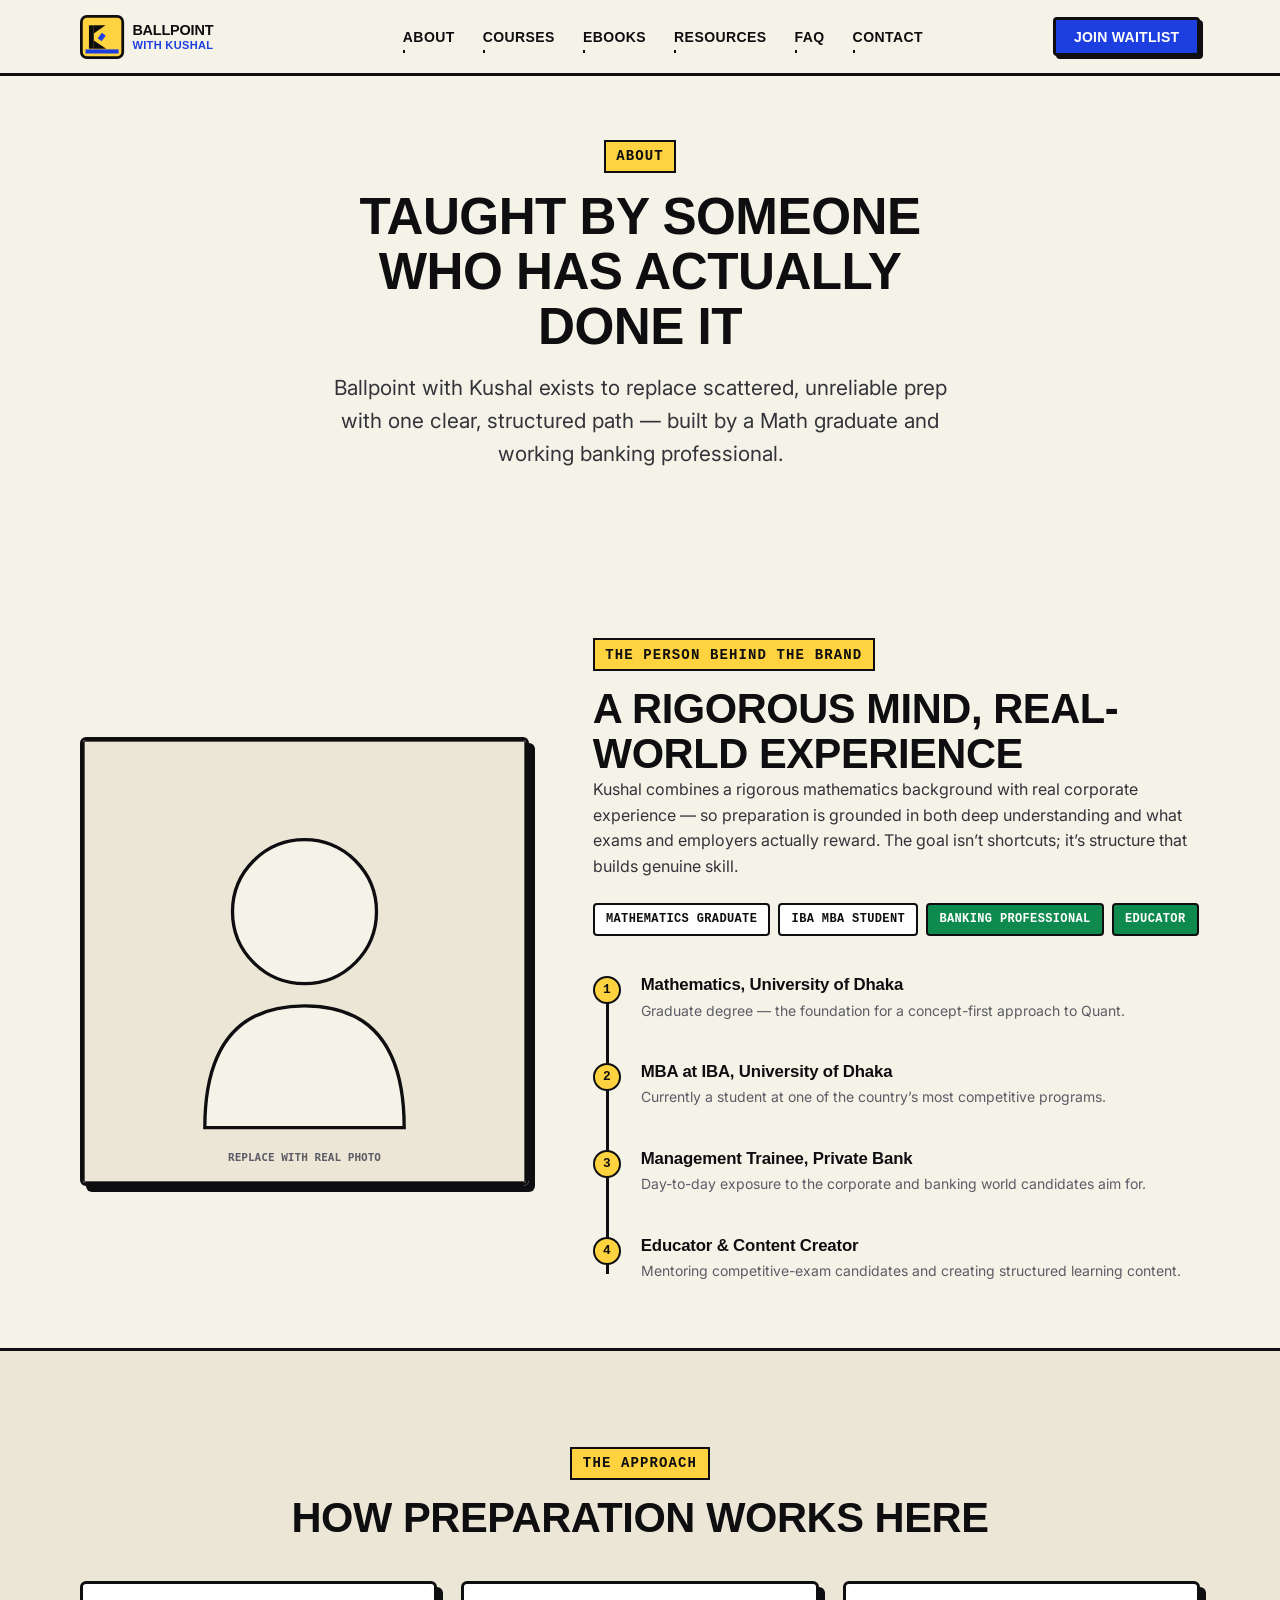
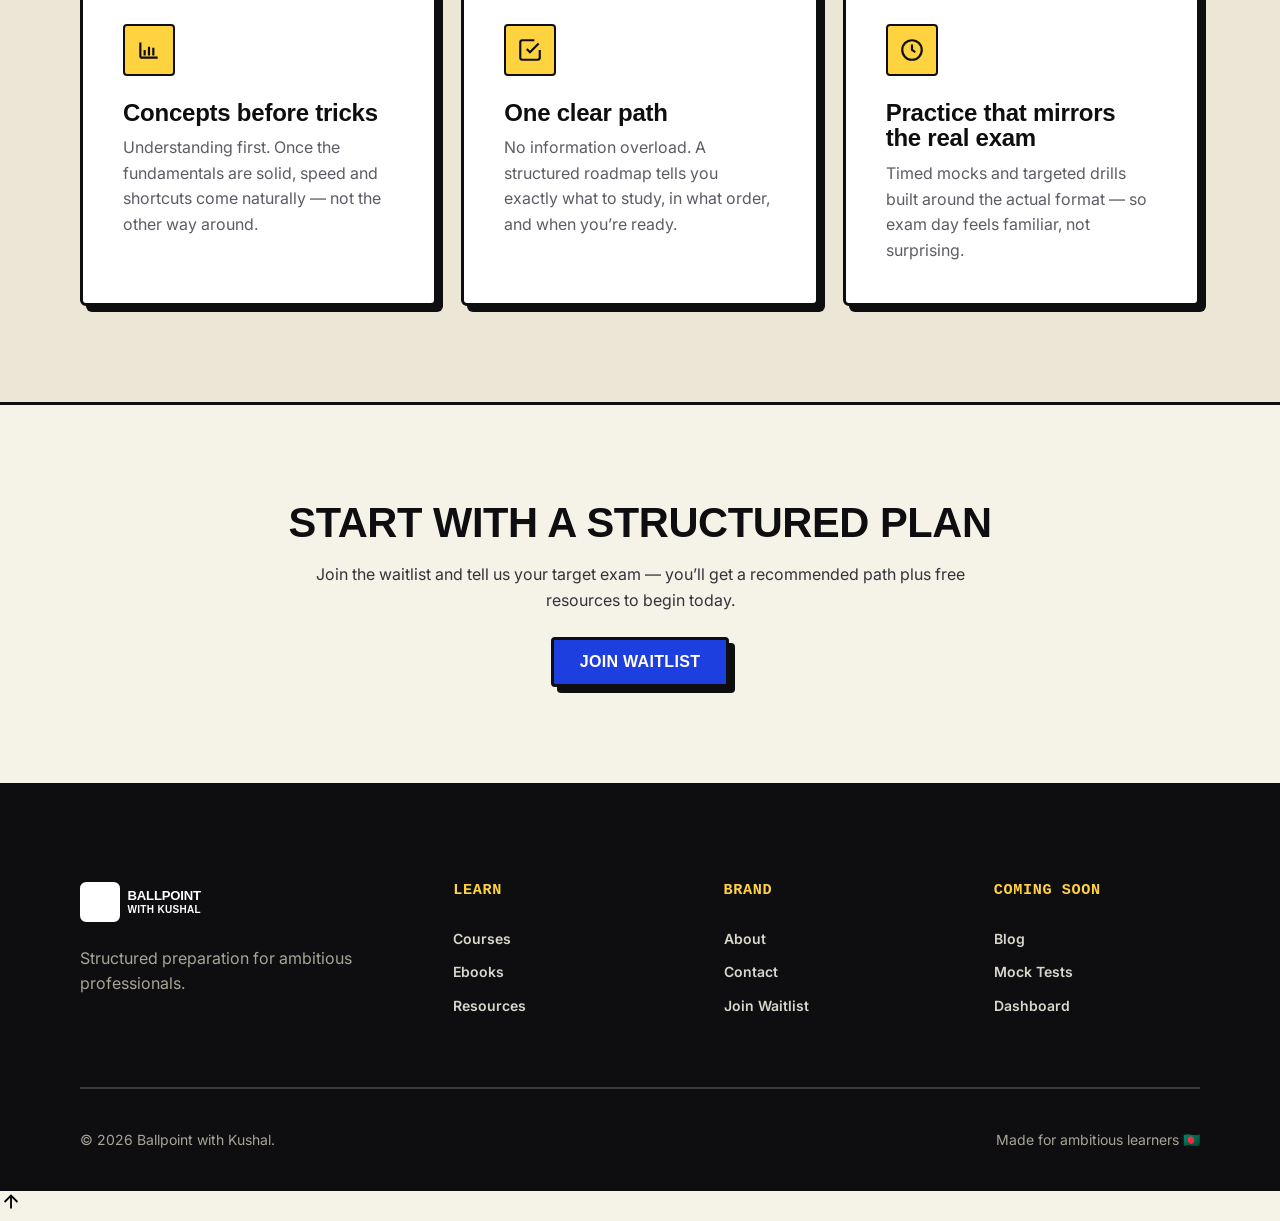
<file: about.html>
<!DOCTYPE html>
<html lang="en">
<head>
  <!-- ===== about.html — dedicated About / profile page =====
       Reuses the same CSS/JS as index.html. Edit the profile copy, role badges,
       and timeline items below. Swap placeholder-portrait.svg for a real photo. -->
  <meta charset="UTF-8" />
  <meta name="viewport" content="width=device-width, initial-scale=1.0" />
  <title>About Kushal — Ballpoint with Kushal</title>
  <meta name="description" content="Kushal — Mathematics graduate (University of Dhaka), IBA MBA student, and banking professional teaching structured exam and career preparation." />
  <link rel="canonical" href="https://example.com/about.html" />
  <meta property="og:title" content="About Kushal — Ballpoint with Kushal" />
  <meta property="og:description" content="A Math graduate and working banking professional who has actually sat these exams." />
  <meta property="og:image" content="assets/images/og-image.svg" />
  <meta name="twitter:card" content="summary_large_image" />
  <link rel="icon" type="image/svg+xml" href="assets/logos/favicon.svg" />
  <meta name="theme-color" content="#2563EB" />
  <link rel="preconnect" href="https://fonts.googleapis.com" />
  <link rel="preconnect" href="https://fonts.gstatic.com" crossorigin />
  <link href="https://fonts.googleapis.com/css2?family=Inter:wght@400;500;600;700&family=Manrope:wght@600;700;800&family=Plus+Jakarta+Sans:wght@600;700;800&display=swap" rel="stylesheet" />
  <link rel="stylesheet" href="css/styles.css" />
  <link rel="stylesheet" href="css/components.css" />
  <link rel="stylesheet" href="css/utilities.css" />
  <link rel="stylesheet" href="css/responsive.css" />
</head>
<body>
  <a class="skip-link" href="#main">Skip to content</a>

  <!-- NAVBAR (same markup as index.html — keep in sync across pages) -->
  <header class="navbar">
    <nav class="container navbar__inner" aria-label="Primary">
      <a class="navbar__logo" href="index.html" aria-label="Ballpoint with Kushal — home"><img src="assets/logos/logo-full.svg" alt="Ballpoint with Kushal" /></a>
      <ul class="navbar__links">
        <li><a href="about.html" aria-current="page">About</a></li>
        <li><a href="courses.html">Courses</a></li>
        <li><a href="ebooks.html">Ebooks</a></li>
        <li><a href="resources.html">Resources</a></li>
        <li><a href="index.html#faq">FAQ</a></li>
        <li><a href="contact.html">Contact</a></li>
      </ul>
      <div class="navbar__actions">
        <a class="btn btn--primary btn--sm" href="index.html#waitlist">Join Waitlist</a>
      </div>
      <button class="hamburger" aria-label="Open menu" aria-controls="mobileDrawer" aria-expanded="false"><span></span><span></span><span></span></button>
    </nav>
  </header>
  <div class="mobile-drawer" id="mobileDrawer">
    <a href="about.html">About</a><a href="courses.html">Courses</a><a href="ebooks.html">Ebooks</a>
    <a href="resources.html">Resources</a><a href="index.html#faq">FAQ</a><a href="contact.html">Contact</a>
    <a class="btn btn--primary btn--full mt-sm" href="index.html#waitlist">Join Waitlist</a>
  </div>

  <main id="main">
    <!-- Page hero -->
    <section class="section section--tight bg-decor">
      <div class="container section-head section-head--center" data-reveal>
        <span class="eyebrow">About</span>
        <h1>Taught by someone who has actually done it</h1>
        <p>Ballpoint with Kushal exists to replace scattered, unreliable prep with one clear, structured path — built by a Math graduate and working banking professional.</p>
      </div>
    </section>

    <!-- Profile + timeline (mirrors the homepage About section) -->
    <section class="section section--tight" aria-labelledby="profile-title">
      <div class="container about__grid">
        <div class="about__photo" data-reveal>
          <!-- Replace with a real portrait: assets/images/kushal-about.jpg -->
          <img src="assets/images/placeholder-portrait.svg" alt="Portrait of Kushal" width="800" height="800" />
        </div>
        <div data-reveal data-reveal-delay="1">
          <span class="eyebrow">The person behind the brand</span>
          <h2 id="profile-title">A rigorous mind, real-world experience</h2>
          <p>Kushal combines a rigorous mathematics background with real corporate experience — so preparation is grounded in both deep understanding and what exams and employers actually reward. The goal isn’t shortcuts; it’s structure that builds genuine skill.</p>

          <div class="about__roles">
            <span class="badge badge--soft">Mathematics Graduate</span>
            <span class="badge badge--soft">IBA MBA Student</span>
            <span class="badge badge--green">Banking Professional</span>
            <span class="badge badge--green">Educator</span>
          </div>

          <!-- Timeline: edit/add items freely; styling is automatic -->
          <ol class="timeline">
            <li class="timeline__item" data-reveal>
              <h4>Mathematics, University of Dhaka</h4>
              <span>Graduate degree — the foundation for a concept-first approach to Quant.</span>
            </li>
            <li class="timeline__item" data-reveal>
              <h4>MBA at IBA, University of Dhaka</h4>
              <span>Currently a student at one of the country’s most competitive programs.</span>
            </li>
            <li class="timeline__item" data-reveal>
              <h4>Management Trainee, Private Bank</h4>
              <span>Day-to-day exposure to the corporate and banking world candidates aim for.</span>
            </li>
            <li class="timeline__item" data-reveal>
              <h4>Educator & Content Creator</h4>
              <span>Mentoring competitive-exam candidates and creating structured learning content.</span>
            </li>
          </ol>
        </div>
      </div>
    </section>

    <!-- Approach / values — three principles. Edit or remove cards freely. -->
    <section class="section section--alt" aria-labelledby="approach-title">
      <div class="container">
        <div class="section-head section-head--center" data-reveal>
          <span class="eyebrow">The approach</span>
          <h2 id="approach-title">How preparation works here</h2>
        </div>
        <div class="grid grid--3">
          <article class="card" data-reveal>
            <div class="card__icon"><svg viewBox="0 0 24 24" fill="none" stroke="currentColor" stroke-width="2"><path d="M4 19V5m0 14h16M8 17v-5m4 5V9m4 8v-7"/></svg></div>
            <h3>Concepts before tricks</h3>
            <p class="text-muted">Understanding first. Once the fundamentals are solid, speed and shortcuts come naturally — not the other way around.</p>
          </article>
          <article class="card" data-reveal data-reveal-delay="1">
            <div class="card__icon"><svg viewBox="0 0 24 24" fill="none" stroke="currentColor" stroke-width="2"><path d="M9 11l3 3 8-8"/><path d="M21 12v7a2 2 0 0 1-2 2H5a2 2 0 0 1-2-2V5a2 2 0 0 1 2-2h11"/></svg></div>
            <h3>One clear path</h3>
            <p class="text-muted">No information overload. A structured roadmap tells you exactly what to study, in what order, and when you’re ready.</p>
          </article>
          <article class="card" data-reveal data-reveal-delay="2">
            <div class="card__icon"><svg viewBox="0 0 24 24" fill="none" stroke="currentColor" stroke-width="2"><circle cx="12" cy="12" r="9"/><path d="M12 7v5l3 2"/></svg></div>
            <h3>Practice that mirrors the real exam</h3>
            <p class="text-muted">Timed mocks and targeted drills built around the actual format — so exam day feels familiar, not surprising.</p>
          </article>
        </div>
      </div>
    </section>

    <!-- Reusable CTA band -->
    <section class="section">
      <div class="container text-center" data-reveal>
        <h2>Start with a structured plan</h2>
        <p class="mx-auto max-prose mt-sm">Join the waitlist and tell us your target exam — you’ll get a recommended path plus free resources to begin today.</p>
        <a class="btn btn--primary mt-md" href="index.html#waitlist">Join Waitlist</a>
      </div>
    </section>
  </main>

  <!-- FOOTER (shared) -->
  <footer class="footer" aria-label="Footer">
    <div class="container">
      <div class="footer__grid">
        <div class="footer__brand">
          <img src="assets/logos/logo-full.svg" alt="Ballpoint with Kushal" />
          <p>Structured preparation for ambitious professionals.</p>
        </div>
        <div class="footer__col"><h4>Learn</h4><a href="courses.html">Courses</a><a href="ebooks.html">Ebooks</a><a href="resources.html">Resources</a></div>
        <div class="footer__col"><h4>Brand</h4><a href="about.html">About</a><a href="contact.html">Contact</a><a href="index.html#waitlist">Join Waitlist</a></div>
        <div class="footer__col"><h4>Coming soon</h4><a href="#">Blog</a><a href="#">Mock Tests</a><a href="#">Dashboard</a></div>
      </div>
      <div class="footer__bottom"><span>© <span data-year>2026</span> Ballpoint with Kushal.</span><span>Made for ambitious learners 🇧🇩</span></div>
    </div>
  </footer>
  <button class="back-to-top" aria-label="Back to top"><svg width="22" height="22" viewBox="0 0 24 24" fill="none" stroke="currentColor" stroke-width="2"><path d="M12 19V5M5 12l7-7 7 7"/></svg></button>

  <script src="js/navigation.js" defer></script>
  <script src="js/animations.js" defer></script>
  <script src="js/forms.js" defer></script>
  <script src="js/main.js" defer></script>
</body>
</html>
</file>
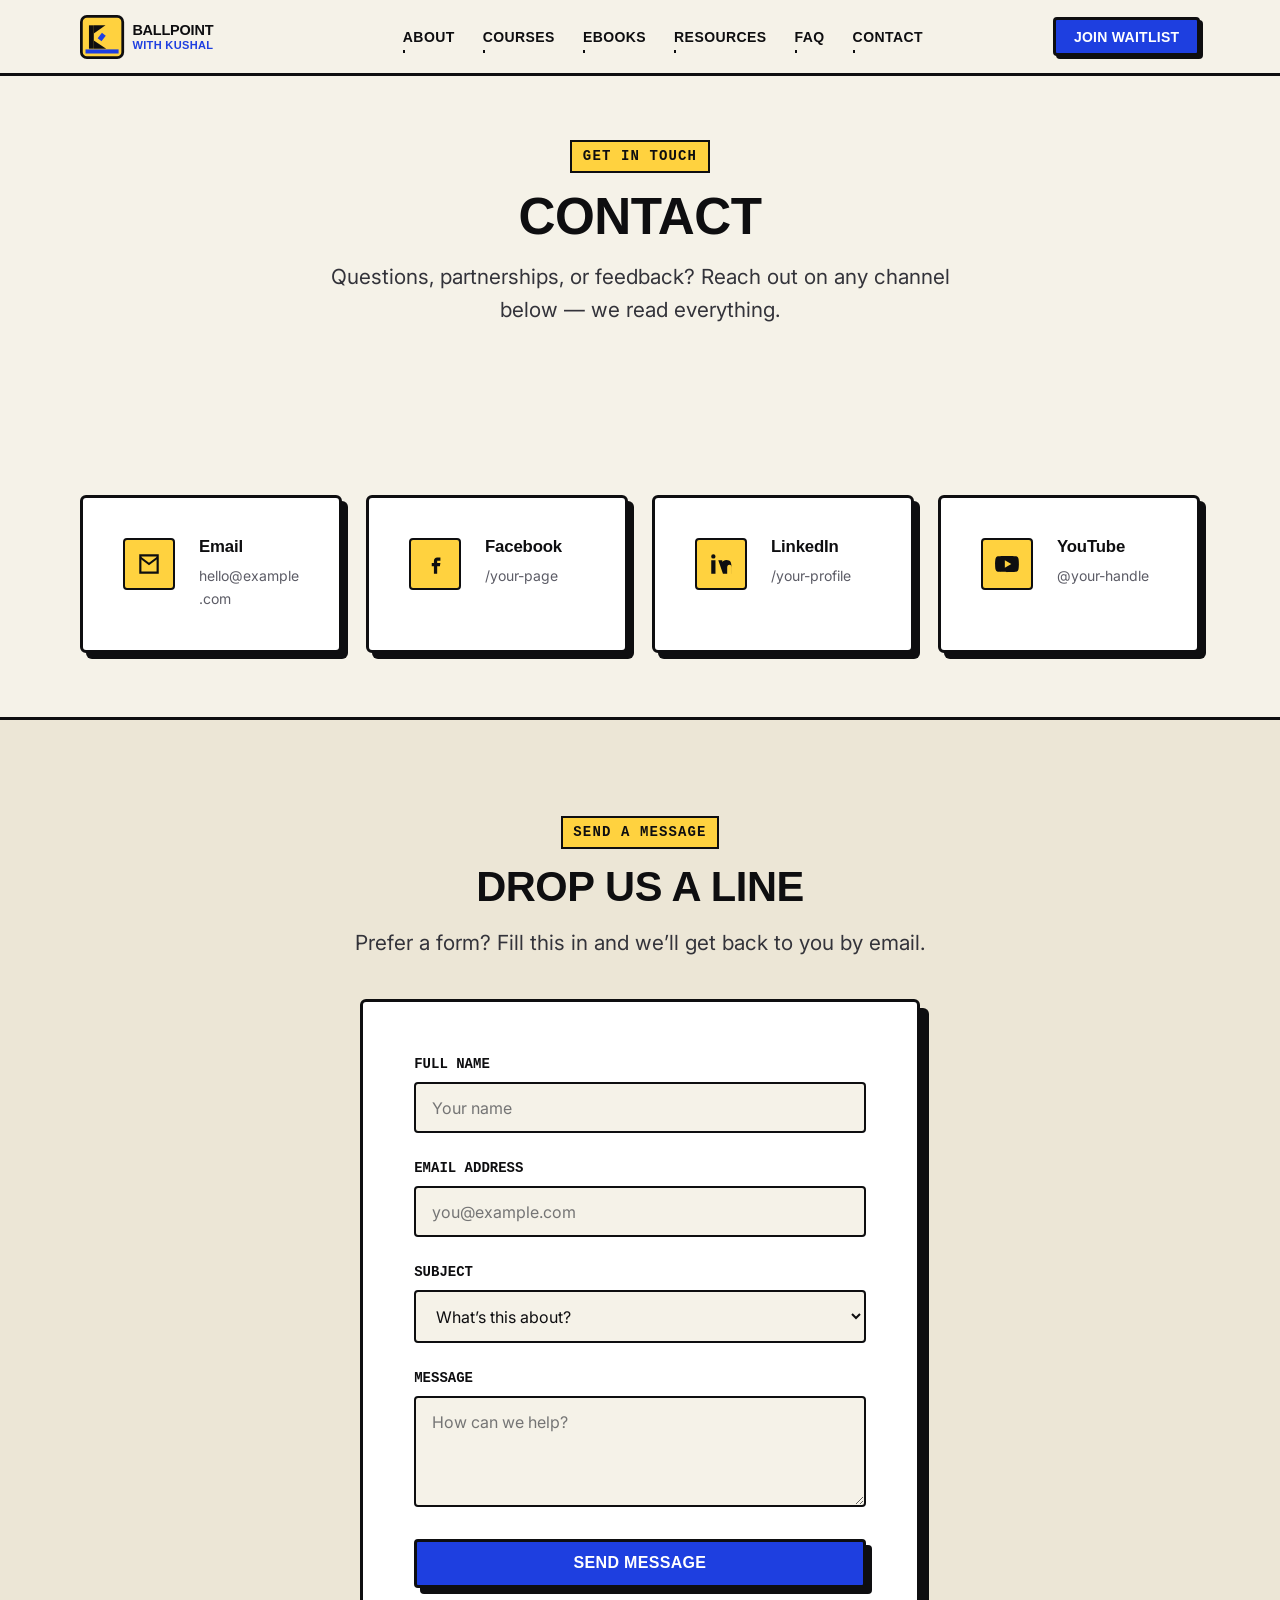
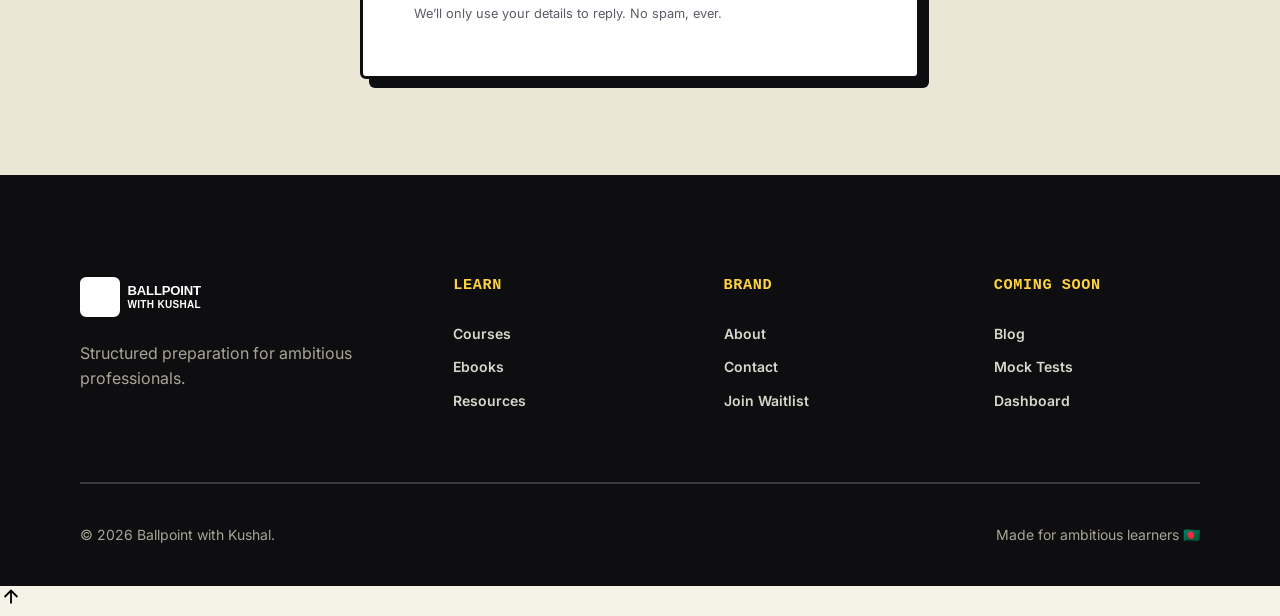
<file: contact.html>
<!DOCTYPE html>
<html lang="en">
<head>
  <!-- ===== contact.html — dedicated Contact page =====
       Reuses the same CSS/JS as index.html.
       TODO before launch: replace every placeholder href (email + socials)
       with your real handles, and wire the form per the notes in js/forms.js. -->
  <meta charset="UTF-8" />
  <meta name="viewport" content="width=device-width, initial-scale=1.0" />
  <title>Contact — Ballpoint with Kushal</title>
  <meta name="description" content="Get in touch with Ballpoint with Kushal — questions, partnerships, or feedback. Reach out by email or on social media." />
  <link rel="canonical" href="https://example.com/contact.html" />
  <meta property="og:title" content="Contact — Ballpoint with Kushal" />
  <meta property="og:description" content="Questions, partnerships, or feedback? Get in touch." />
  <meta property="og:image" content="assets/images/og-image.svg" />
  <meta name="twitter:card" content="summary_large_image" />
  <link rel="icon" type="image/svg+xml" href="assets/logos/favicon.svg" />
  <meta name="theme-color" content="#2563EB" />
  <link rel="preconnect" href="https://fonts.googleapis.com" />
  <link rel="preconnect" href="https://fonts.gstatic.com" crossorigin />
  <link href="https://fonts.googleapis.com/css2?family=Inter:wght@400;500;600;700&family=Manrope:wght@600;700;800&family=Plus+Jakarta+Sans:wght@600;700;800&display=swap" rel="stylesheet" />
  <link rel="stylesheet" href="css/styles.css" />
  <link rel="stylesheet" href="css/components.css" />
  <link rel="stylesheet" href="css/utilities.css" />
  <link rel="stylesheet" href="css/responsive.css" />
</head>
<body>
  <a class="skip-link" href="#main">Skip to content</a>

  <!-- NAVBAR (same markup as index.html — keep in sync across pages) -->
  <header class="navbar">
    <nav class="container navbar__inner" aria-label="Primary">
      <a class="navbar__logo" href="index.html" aria-label="Ballpoint with Kushal — home"><img src="assets/logos/logo-full.svg" alt="Ballpoint with Kushal" /></a>
      <ul class="navbar__links">
        <li><a href="about.html">About</a></li>
        <li><a href="courses.html">Courses</a></li>
        <li><a href="ebooks.html">Ebooks</a></li>
        <li><a href="resources.html">Resources</a></li>
        <li><a href="index.html#faq">FAQ</a></li>
        <li><a href="contact.html" aria-current="page">Contact</a></li>
      </ul>
      <div class="navbar__actions">
        <a class="btn btn--primary btn--sm" href="index.html#waitlist">Join Waitlist</a>
      </div>
      <button class="hamburger" aria-label="Open menu" aria-controls="mobileDrawer" aria-expanded="false"><span></span><span></span><span></span></button>
    </nav>
  </header>
  <div class="mobile-drawer" id="mobileDrawer">
    <a href="about.html">About</a><a href="courses.html">Courses</a><a href="ebooks.html">Ebooks</a>
    <a href="resources.html">Resources</a><a href="index.html#faq">FAQ</a><a href="contact.html">Contact</a>
    <a class="btn btn--primary btn--full mt-sm" href="index.html#waitlist">Join Waitlist</a>
  </div>

  <main id="main">
    <!-- Page hero -->
    <section class="section section--tight bg-decor">
      <div class="container section-head section-head--center" data-reveal>
        <span class="eyebrow">Get in touch</span>
        <h1>Contact</h1>
        <p>Questions, partnerships, or feedback? Reach out on any channel below — we read everything.</p>
      </div>
    </section>

    <!-- Contact channels (same cards as the homepage contact section) -->
    <section class="section section--tight">
      <div class="container">
        <div class="grid grid--4" data-reveal>
          <!-- TODO: replace every href below with your real handles -->
          <a class="card resource-card" href="mailto:hello@example.com">
            <div class="card__icon"><svg viewBox="0 0 24 24" fill="none" stroke="currentColor" stroke-width="2"><path d="M4 4h16v16H4z"/><path d="m4 6 8 6 8-6"/></svg></div>
            <div><h3 style="font-size:1.05rem">Email</h3><p class="text-muted" style="font-size:var(--fs-small)">hello@example.com</p></div>
          </a>
          <a class="card resource-card" href="https://facebook.com/your-page" target="_blank" rel="noopener">
            <div class="card__icon"><svg viewBox="0 0 24 24" fill="currentColor"><path d="M14 9h3V6h-3c-1.7 0-3 1.3-3 3v2H9v3h2v7h3v-7h2.5l.5-3H14V9z"/></svg></div>
            <div><h3 style="font-size:1.05rem">Facebook</h3><p class="text-muted" style="font-size:var(--fs-small)">/your-page</p></div>
          </a>
          <a class="card resource-card" href="https://linkedin.com/in/your-profile" target="_blank" rel="noopener">
            <div class="card__icon"><svg viewBox="0 0 24 24" fill="currentColor"><path d="M6.94 5a2 2 0 1 1-4 0 2 2 0 0 1 4 0zM3 8.5h3.9V21H3zM9.5 8.5h3.7v1.7h.05c.5-.95 1.8-1.95 3.7-1.95 4 0 4.7 2.6 4.7 6V21H21.6v-5.4c0-1.3 0-3-1.8-3s-2.1 1.4-2.1 2.9V21H13.8z"/></svg></div>
            <div><h3 style="font-size:1.05rem">LinkedIn</h3><p class="text-muted" style="font-size:var(--fs-small)">/your-profile</p></div>
          </a>
          <a class="card resource-card" href="https://youtube.com/@your-handle" target="_blank" rel="noopener">
            <div class="card__icon"><svg viewBox="0 0 24 24" fill="currentColor"><path d="M23 12s0-3.5-.45-5.18a2.78 2.78 0 0 0-1.95-2C18.88 4.5 12 4.5 12 4.5s-6.88 0-8.6.32a2.78 2.78 0 0 0-1.95 2C1 8.5 1 12 1 12s0 3.5.45 5.18a2.78 2.78 0 0 0 1.95 2c1.72.32 8.6.32 8.6.32s6.88 0 8.6-.32a2.78 2.78 0 0 0 1.95-2C23 15.5 23 12 23 12zM10 15.5v-7l6 3.5z"/></svg></div>
            <div><h3 style="font-size:1.05rem">YouTube</h3><p class="text-muted" style="font-size:var(--fs-small)">@your-handle</p></div>
          </a>
        </div>
      </div>
    </section>

    <!-- Optional contact form. Like the waitlist form, this is a front-end
         placeholder handled by js/forms.js (data-form). To make it actually
         send, wire it to Formspree / Google Forms / a sheet — see js/forms.js. -->
    <section class="section section--alt" aria-labelledby="cf-title">
      <div class="container">
        <div class="section-head section-head--center" data-reveal>
          <span class="eyebrow">Send a message</span>
          <h2 id="cf-title">Drop us a line</h2>
          <p>Prefer a form? Fill this in and we’ll get back to you by email.</p>
        </div>

        <div class="form-card mx-auto" data-reveal>
          <form data-form action="#" method="post" novalidate>
            <div class="form-field">
              <label for="cf-name">Full name</label>
              <input id="cf-name" name="name" type="text" placeholder="Your name" required autocomplete="name" />
            </div>
            <div class="form-field">
              <label for="cf-email">Email address</label>
              <input id="cf-email" name="email" type="email" placeholder="you@example.com" required autocomplete="email" />
            </div>
            <div class="form-field">
              <label for="cf-subject">Subject</label>
              <select id="cf-subject" name="subject" required>
                <option value="" disabled selected>What’s this about?</option>
                <option>Course question</option>
                <option>Partnership / collaboration</option>
                <option>Feedback</option>
                <option>Something else</option>
              </select>
            </div>
            <div class="form-field">
              <label for="cf-message">Message</label>
              <textarea id="cf-message" name="message" rows="4" placeholder="How can we help?" required></textarea>
            </div>
            <button class="btn btn--primary btn--full" type="submit">Send message</button>
            <p class="form-note">We’ll only use your details to reply. No spam, ever.</p>
          </form>
          <!-- Success message shown by forms.js after submit -->
          <div class="form-success mt-md">✓ Thanks — your message is on its way. We’ll reply by email.</div>
        </div>
      </div>
    </section>
  </main>

  <!-- FOOTER (shared) -->
  <footer class="footer" aria-label="Footer">
    <div class="container">
      <div class="footer__grid">
        <div class="footer__brand">
          <img src="assets/logos/logo-full.svg" alt="Ballpoint with Kushal" />
          <p>Structured preparation for ambitious professionals.</p>
        </div>
        <div class="footer__col"><h4>Learn</h4><a href="courses.html">Courses</a><a href="ebooks.html">Ebooks</a><a href="resources.html">Resources</a></div>
        <div class="footer__col"><h4>Brand</h4><a href="about.html">About</a><a href="contact.html">Contact</a><a href="index.html#waitlist">Join Waitlist</a></div>
        <div class="footer__col"><h4>Coming soon</h4><a href="#">Blog</a><a href="#">Mock Tests</a><a href="#">Dashboard</a></div>
      </div>
      <div class="footer__bottom"><span>© <span data-year>2026</span> Ballpoint with Kushal.</span><span>Made for ambitious learners 🇧🇩</span></div>
    </div>
  </footer>
  <button class="back-to-top" aria-label="Back to top"><svg width="22" height="22" viewBox="0 0 24 24" fill="none" stroke="currentColor" stroke-width="2"><path d="M12 19V5M5 12l7-7 7 7"/></svg></button>

  <script src="js/navigation.js" defer></script>
  <script src="js/animations.js" defer></script>
  <script src="js/forms.js" defer></script>
  <script src="js/main.js" defer></script>
</body>
</html>
</file>
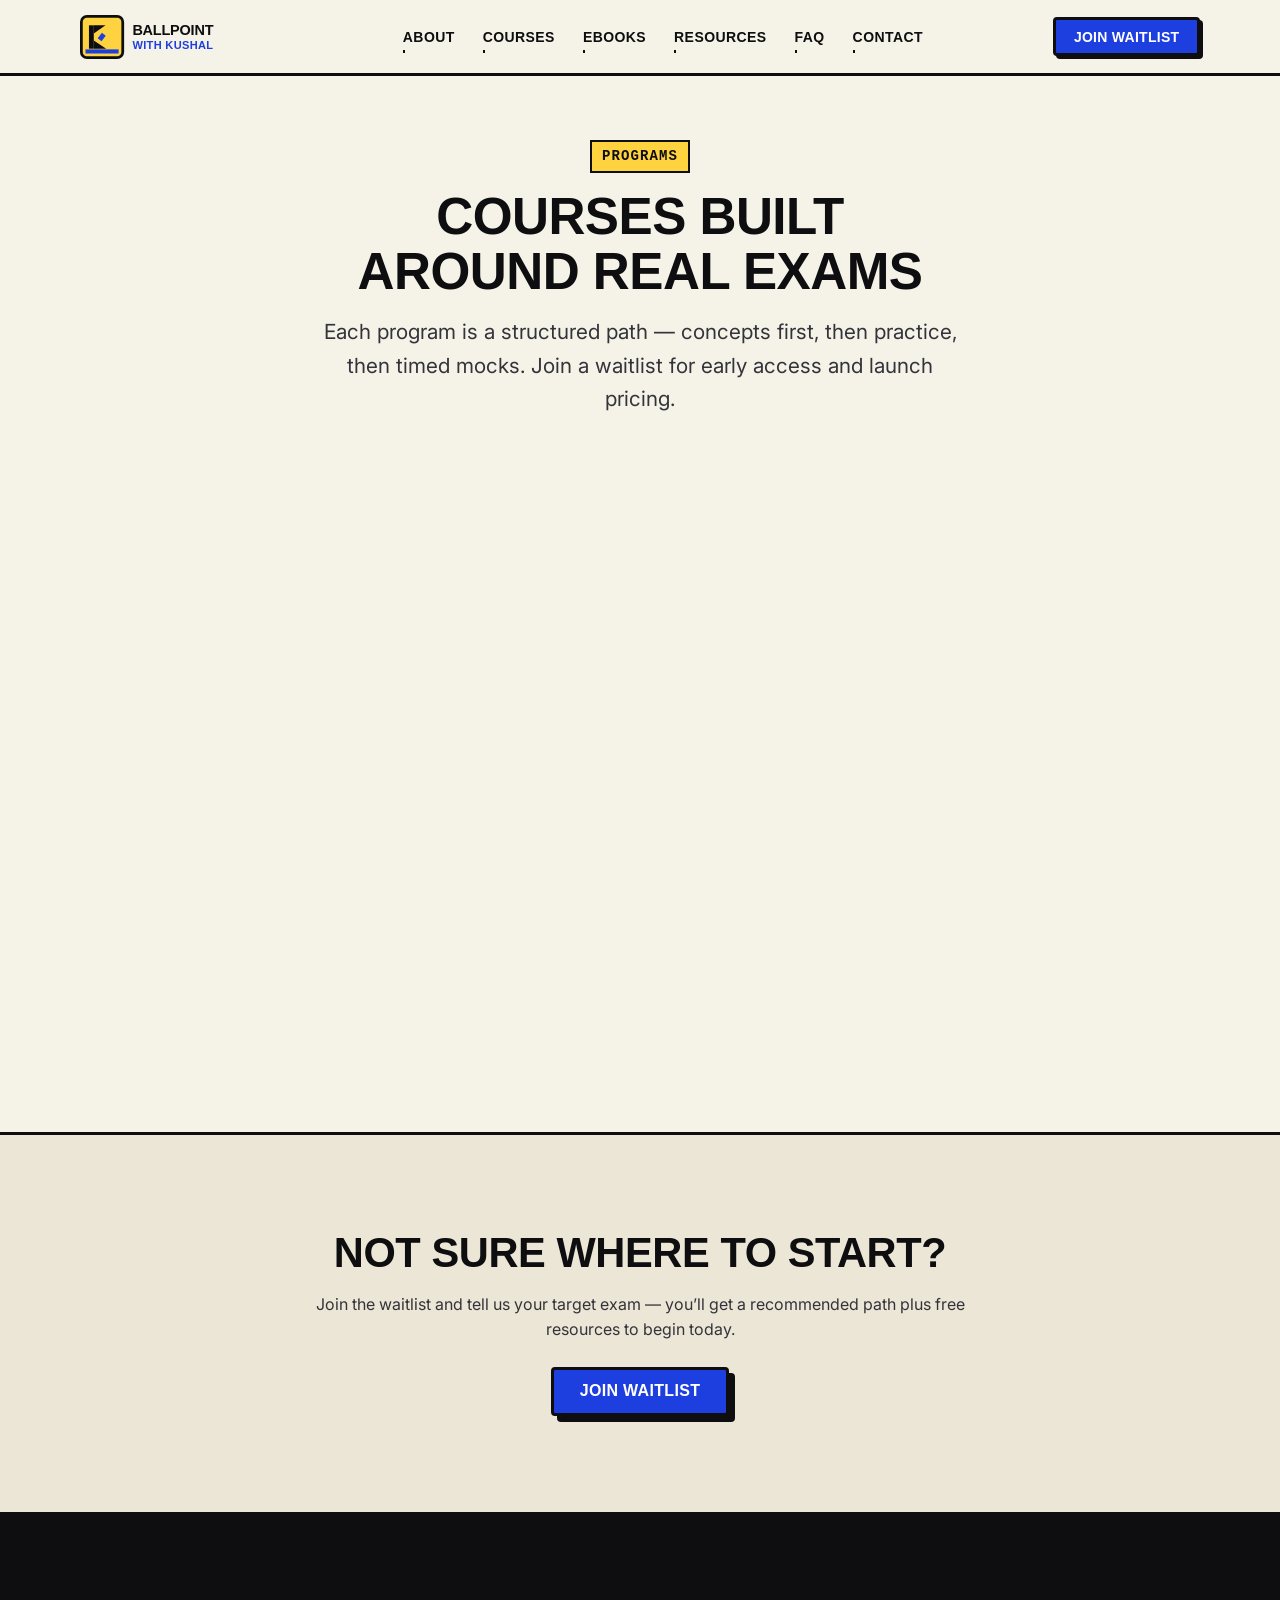
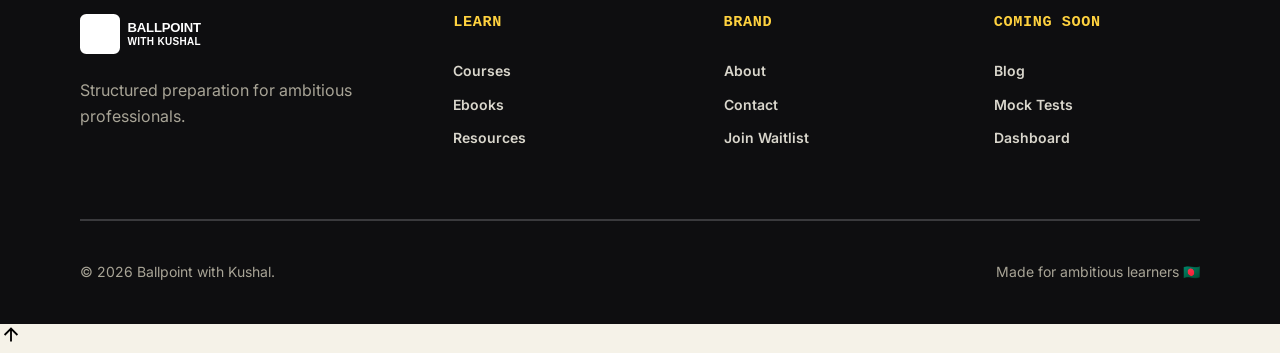
<file: courses.html>
<!DOCTYPE html>
<html lang="en">
<head>
  <!-- ===== courses.html — dedicated Courses page =====
       Reuses the same CSS/JS as index.html. The course grid is rendered from
       data/courses.json via main.js (it targets [data-courses]). -->
  <meta charset="UTF-8" />
  <meta name="viewport" content="width=device-width, initial-scale=1.0" />
  <title>Courses — Ballpoint with Kushal</title>
  <meta name="description" content="Structured courses for IBA MBA Quant, English mastery, bank job preparation, and competitive exams — by Ballpoint with Kushal." />
  <link rel="canonical" href="https://example.com/courses.html" />
  <meta property="og:title" content="Courses — Ballpoint with Kushal" />
  <meta property="og:description" content="Focused programs for the exams that matter most." />
  <meta property="og:image" content="assets/images/og-image.svg" />
  <link rel="icon" type="image/svg+xml" href="assets/logos/favicon.svg" />
  <meta name="theme-color" content="#2563EB" />
  <link rel="preconnect" href="https://fonts.googleapis.com" />
  <link rel="preconnect" href="https://fonts.gstatic.com" crossorigin />
  <link href="https://fonts.googleapis.com/css2?family=Inter:wght@400;500;600;700&family=Manrope:wght@600;700;800&family=Plus+Jakarta+Sans:wght@600;700;800&display=swap" rel="stylesheet" />
  <link rel="stylesheet" href="css/styles.css" />
  <link rel="stylesheet" href="css/components.css" />
  <link rel="stylesheet" href="css/utilities.css" />
  <link rel="stylesheet" href="css/responsive.css" />
</head>
<body>
  <a class="skip-link" href="#main">Skip to content</a>

  <!-- NAVBAR (same markup as index.html — keep in sync across pages) -->
  <header class="navbar">
    <nav class="container navbar__inner" aria-label="Primary">
      <a class="navbar__logo" href="index.html" aria-label="Ballpoint with Kushal — home"><img src="assets/logos/logo-full.svg" alt="Ballpoint with Kushal" /></a>
      <ul class="navbar__links">
        <li><a href="about.html">About</a></li>
        <li><a href="courses.html" aria-current="page">Courses</a></li>
        <li><a href="ebooks.html">Ebooks</a></li>
        <li><a href="resources.html">Resources</a></li>
        <li><a href="index.html#faq">FAQ</a></li>
        <li><a href="contact.html">Contact</a></li>
      </ul>
      <div class="navbar__actions">
        <a class="btn btn--primary btn--sm" href="index.html#waitlist">Join Waitlist</a>
      </div>
      <button class="hamburger" aria-label="Open menu" aria-controls="mobileDrawer" aria-expanded="false"><span></span><span></span><span></span></button>
    </nav>
  </header>
  <div class="mobile-drawer" id="mobileDrawer">
    <a href="about.html">About</a><a href="courses.html">Courses</a><a href="ebooks.html">Ebooks</a>
    <a href="resources.html">Resources</a><a href="index.html#faq">FAQ</a><a href="contact.html">Contact</a>
    <a class="btn btn--primary btn--full mt-sm" href="index.html#waitlist">Join Waitlist</a>
  </div>

  <main id="main">
    <!-- Page hero -->
    <section class="section section--tight bg-decor">
      <div class="container section-head section-head--center" data-reveal>
        <span class="eyebrow">Programs</span>
        <h1>Courses built around real exams</h1>
        <p>Each program is a structured path — concepts first, then practice, then timed mocks. Join a waitlist for early access and launch pricing.</p>
      </div>
    </section>

    <!-- Course grid (filled from data/courses.json) -->
    <section class="section" id="courses">
      <div class="container">
        <div class="grid grid--auto" data-courses aria-live="polite">
          <p class="text-muted text-center">Loading courses…</p>
        </div>
      </div>
    </section>

    <!-- Reusable CTA band -->
    <section class="section section--alt">
      <div class="container text-center" data-reveal>
        <h2>Not sure where to start?</h2>
        <p class="mx-auto max-prose mt-sm">Join the waitlist and tell us your target exam — you’ll get a recommended path plus free resources to begin today.</p>
        <a class="btn btn--primary mt-md" href="index.html#waitlist">Join Waitlist</a>
      </div>
    </section>
  </main>

  <!-- FOOTER (shared) -->
  <footer class="footer" aria-label="Footer">
    <div class="container">
      <div class="footer__grid">
        <div class="footer__brand">
          <img src="assets/logos/logo-full.svg" alt="Ballpoint with Kushal" />
          <p>Structured preparation for ambitious professionals.</p>
        </div>
        <div class="footer__col"><h4>Learn</h4><a href="courses.html">Courses</a><a href="ebooks.html">Ebooks</a><a href="resources.html">Resources</a></div>
        <div class="footer__col"><h4>Brand</h4><a href="about.html">About</a><a href="contact.html">Contact</a><a href="index.html#waitlist">Join Waitlist</a></div>
        <div class="footer__col"><h4>Coming soon</h4><a href="#">Blog</a><a href="#">Mock Tests</a><a href="#">Dashboard</a></div>
      </div>
      <div class="footer__bottom"><span>© <span data-year>2026</span> Ballpoint with Kushal.</span><span>Made for ambitious learners 🇧🇩</span></div>
    </div>
  </footer>
  <button class="back-to-top" aria-label="Back to top"><svg width="22" height="22" viewBox="0 0 24 24" fill="none" stroke="currentColor" stroke-width="2"><path d="M12 19V5M5 12l7-7 7 7"/></svg></button>

  <script src="js/navigation.js" defer></script>
  <script src="js/animations.js" defer></script>
  <script src="js/forms.js" defer></script>
  <script src="js/main.js" defer></script>
</body>
</html>
</file>
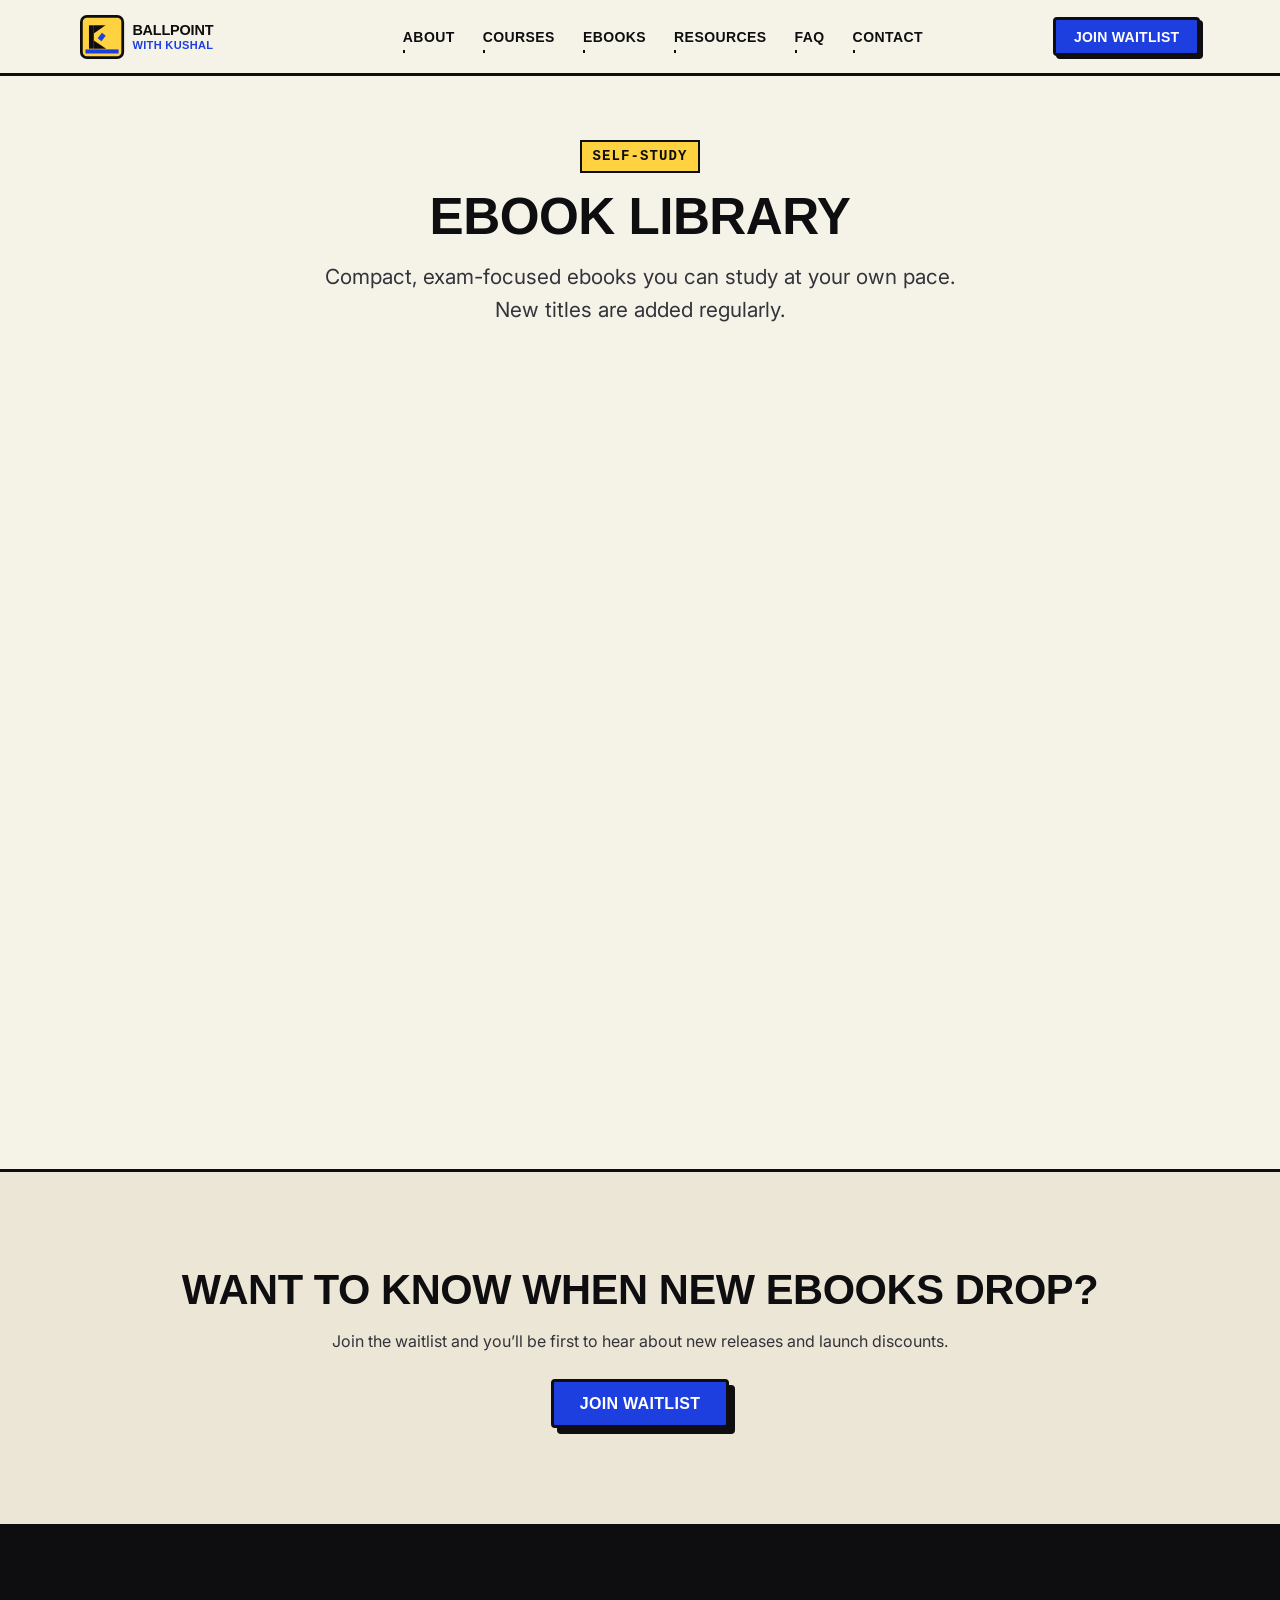
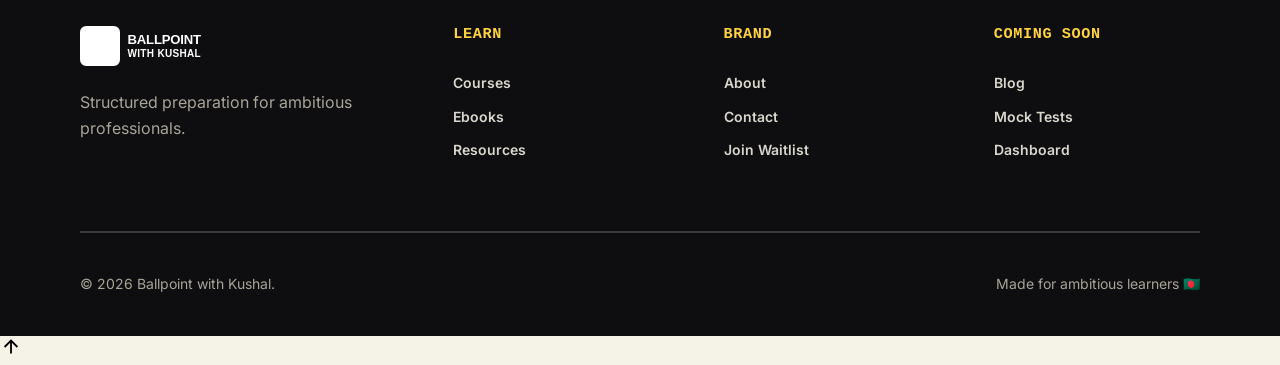
<file: ebooks.html>
<!DOCTYPE html>
<html lang="en">
<head>
  <!-- ===== ebooks.html — dedicated Ebook Library page =====
       Grid rendered from data/ebooks.json via main.js ([data-ebooks]). -->
  <meta charset="UTF-8" />
  <meta name="viewport" content="width=device-width, initial-scale=1.0" />
  <title>Ebooks — Ballpoint with Kushal</title>
  <meta name="description" content="Exam-focused ebooks: vocabulary, Quant formulas, English grammar, and career guidance — by Ballpoint with Kushal." />
  <link rel="canonical" href="https://example.com/ebooks.html" />
  <meta property="og:title" content="Ebooks — Ballpoint with Kushal" />
  <meta property="og:description" content="Compact, exam-focused ebooks you can study at your own pace." />
  <meta property="og:image" content="assets/images/og-image.svg" />
  <link rel="icon" type="image/svg+xml" href="assets/logos/favicon.svg" />
  <meta name="theme-color" content="#2563EB" />
  <link rel="preconnect" href="https://fonts.googleapis.com" />
  <link rel="preconnect" href="https://fonts.gstatic.com" crossorigin />
  <link href="https://fonts.googleapis.com/css2?family=Inter:wght@400;500;600;700&family=Manrope:wght@600;700;800&family=Plus+Jakarta+Sans:wght@600;700;800&display=swap" rel="stylesheet" />
  <link rel="stylesheet" href="css/styles.css" />
  <link rel="stylesheet" href="css/components.css" />
  <link rel="stylesheet" href="css/utilities.css" />
  <link rel="stylesheet" href="css/responsive.css" />
</head>
<body>
  <a class="skip-link" href="#main">Skip to content</a>
  <header class="navbar">
    <nav class="container navbar__inner" aria-label="Primary">
      <a class="navbar__logo" href="index.html" aria-label="Ballpoint with Kushal — home"><img src="assets/logos/logo-full.svg" alt="Ballpoint with Kushal" /></a>
      <ul class="navbar__links">
        <li><a href="about.html">About</a></li>
        <li><a href="courses.html">Courses</a></li>
        <li><a href="ebooks.html" aria-current="page">Ebooks</a></li>
        <li><a href="resources.html">Resources</a></li>
        <li><a href="index.html#faq">FAQ</a></li>
        <li><a href="contact.html">Contact</a></li>
      </ul>
      <div class="navbar__actions"><a class="btn btn--primary btn--sm" href="index.html#waitlist">Join Waitlist</a></div>
      <button class="hamburger" aria-label="Open menu" aria-controls="mobileDrawer" aria-expanded="false"><span></span><span></span><span></span></button>
    </nav>
  </header>
  <div class="mobile-drawer" id="mobileDrawer">
    <a href="about.html">About</a><a href="courses.html">Courses</a><a href="ebooks.html">Ebooks</a>
    <a href="resources.html">Resources</a><a href="index.html#faq">FAQ</a><a href="contact.html">Contact</a>
    <a class="btn btn--primary btn--full mt-sm" href="index.html#waitlist">Join Waitlist</a>
  </div>

  <main id="main">
    <section class="section section--tight bg-decor">
      <div class="container section-head section-head--center" data-reveal>
        <span class="eyebrow">Self-study</span>
        <h1>Ebook Library</h1>
        <p>Compact, exam-focused ebooks you can study at your own pace. New titles are added regularly.</p>
      </div>
    </section>

    <section class="section" id="ebooks">
      <div class="container">
        <div class="grid grid--4" data-ebooks aria-live="polite">
          <p class="text-muted text-center">Loading ebooks…</p>
        </div>
      </div>
    </section>

    <section class="section section--alt">
      <div class="container text-center" data-reveal>
        <h2>Want to know when new ebooks drop?</h2>
        <p class="mx-auto max-prose mt-sm">Join the waitlist and you’ll be first to hear about new releases and launch discounts.</p>
        <a class="btn btn--primary mt-md" href="index.html#waitlist">Join Waitlist</a>
      </div>
    </section>
  </main>

  <footer class="footer" aria-label="Footer">
    <div class="container">
      <div class="footer__grid">
        <div class="footer__brand"><img src="assets/logos/logo-full.svg" alt="Ballpoint with Kushal" /><p>Structured preparation for ambitious professionals.</p></div>
        <div class="footer__col"><h4>Learn</h4><a href="courses.html">Courses</a><a href="ebooks.html">Ebooks</a><a href="resources.html">Resources</a></div>
        <div class="footer__col"><h4>Brand</h4><a href="about.html">About</a><a href="contact.html">Contact</a><a href="index.html#waitlist">Join Waitlist</a></div>
        <div class="footer__col"><h4>Coming soon</h4><a href="#">Blog</a><a href="#">Mock Tests</a><a href="#">Dashboard</a></div>
      </div>
      <div class="footer__bottom"><span>© <span data-year>2026</span> Ballpoint with Kushal.</span><span>Made for ambitious learners 🇧🇩</span></div>
    </div>
  </footer>
  <button class="back-to-top" aria-label="Back to top"><svg width="22" height="22" viewBox="0 0 24 24" fill="none" stroke="currentColor" stroke-width="2"><path d="M12 19V5M5 12l7-7 7 7"/></svg></button>

  <script src="js/navigation.js" defer></script>
  <script src="js/animations.js" defer></script>
  <script src="js/forms.js" defer></script>
  <script src="js/main.js" defer></script>
</body>
</html>
</file>
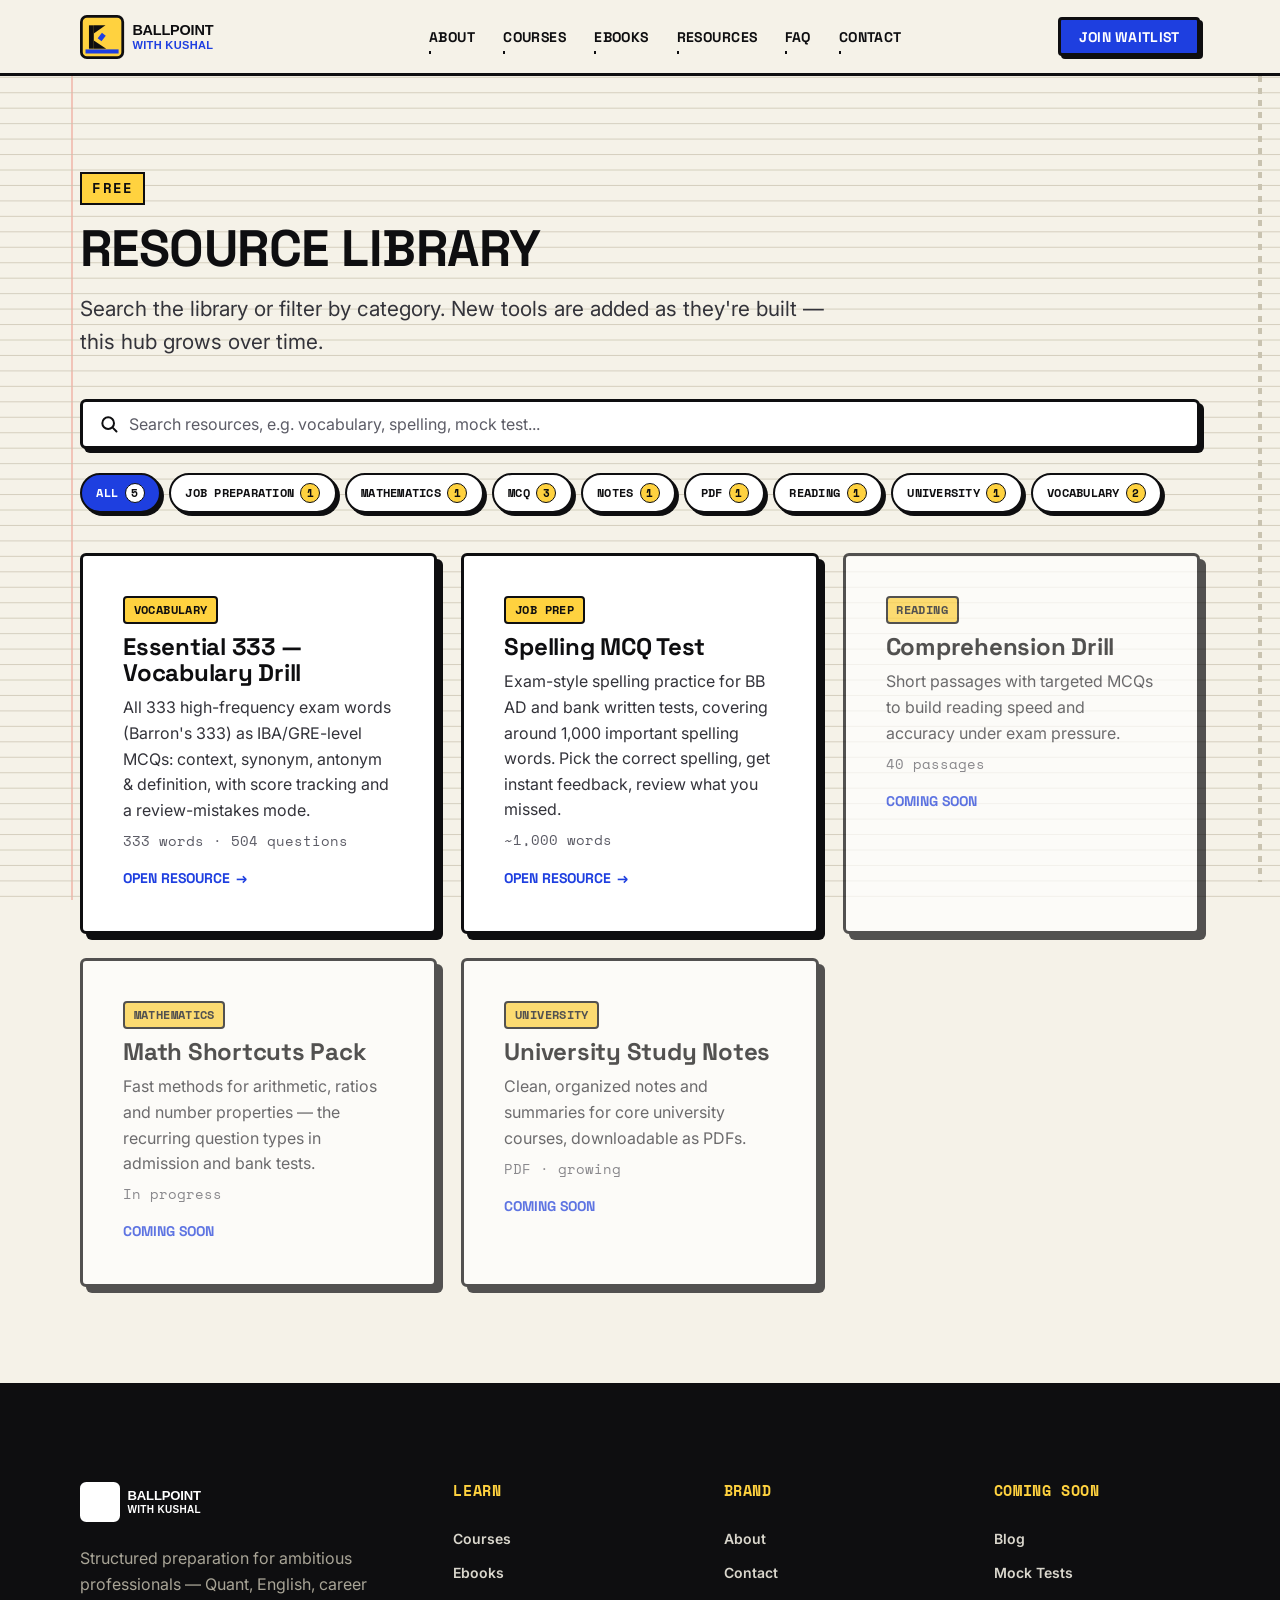
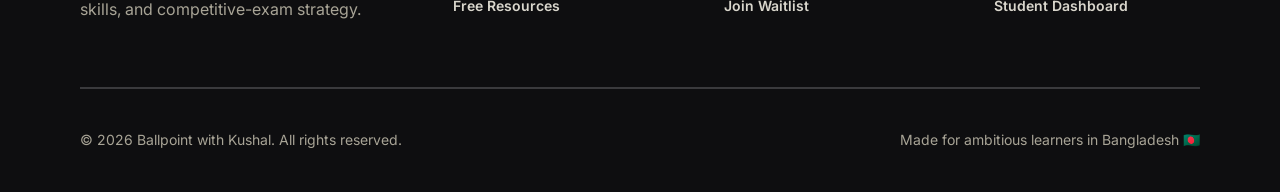
<file: resources.html>
<!DOCTYPE html>
<html lang="en">
<head>
  <meta charset="UTF-8" />
  <meta name="viewport" content="width=device-width, initial-scale=1.0" />
  <title>Resource Library — Ballpoint with Kushal</title>
  <meta name="description" content="Free study material: vocabulary drills, spelling practice, mock tests, and exam checklists — searchable and filterable, by Ballpoint with Kushal." />
  <meta property="og:title" content="Resource Library — Ballpoint with Kushal" />
  <meta property="og:description" content="Search and filter free study resources — no payment, no sign-up wall." />
  <meta property="og:image" content="assets/images/og-image.svg" />
  <meta name="theme-color" content="#0E0E10" />
  <link rel="icon" type="image/svg+xml" href="assets/logos/favicon.svg" />

  <link rel="preconnect" href="https://fonts.googleapis.com" />
  <link rel="preconnect" href="https://fonts.gstatic.com" crossorigin />
  <link href="https://fonts.googleapis.com/css2?family=Inter:wght@400;500;600;700&family=Space+Grotesk:wght@500;600;700&family=Space+Mono:wght@400;700&display=swap" rel="stylesheet" />

  <link rel="stylesheet" href="css/styles.css" />
  <link rel="stylesheet" href="css/components.css" />
  <link rel="stylesheet" href="css/utilities.css" />
  <link rel="stylesheet" href="css/responsive.css" />
  <link rel="stylesheet" href="css/library.css" />
</head>

<body>
  <a class="skip-link" href="#main">Skip to content</a>
  <div class="bg-grid" aria-hidden="true" id="bgGrid"></div>

  <header class="navbar" id="top">
    <nav class="container navbar__inner" aria-label="Primary">
      <a class="navbar__logo" href="index.html" aria-label="Ballpoint with Kushal — home">
        <img src="assets/logos/logo-full.svg" alt="Ballpoint with Kushal" />
      </a>
      <ul class="navbar__links">
        <li><a href="about.html">About</a></li>
        <li><a href="courses.html">Courses</a></li>
        <li><a href="ebooks.html">Ebooks</a></li>
        <li><a href="resources.html">Resources</a></li>
        <li><a href="index.html#faq">FAQ</a></li>
        <li><a href="contact.html">Contact</a></li>
      </ul>
      <div class="navbar__actions">
        <a class="btn btn--primary btn--sm" href="index.html#waitlist">Join Waitlist</a>
      </div>
      <button class="hamburger" aria-label="Open menu" aria-controls="mobileDrawer" aria-expanded="false">
        <span></span><span></span><span></span>
      </button>
    </nav>
  </header>

  <div class="mobile-drawer" id="mobileDrawer">
    <a href="about.html">About</a>
    <a href="courses.html">Courses</a>
    <a href="ebooks.html">Ebooks</a>
    <a href="resources.html">Resources</a>
    <a href="index.html#faq">FAQ</a>
    <a href="contact.html">Contact</a>
    <a class="btn btn--primary btn--full mt-sm" href="index.html#waitlist">Join Waitlist</a>
  </div>

  <div class="scroll-rule" aria-hidden="true"></div>
  <div class="scroll-ball" id="scrollBall" aria-hidden="true">
    <svg class="nib-body" viewBox="0 0 28 28" xmlns="http://www.w3.org/2000/svg">
      <rect x="9" y="2" width="10" height="18" rx="2" fill="#1E3FE0" stroke="#0E0E10" stroke-width="2"/>
      <polygon points="9,20 19,20 14,27" fill="#0E0E10"/>
    </svg>
  </div>

  <main id="main">
    <!-- ==================================================================
         RESOURCE LIBRARY
         The ONLY file you ever need to touch to add a new resource card is
         data/resources.json. Schema per entry:
           {
             "tag":   "Short label shown on the card, e.g. '1300 Words'",
             "cats":  ["Vocabulary","Bank Job"],  // any strings, any count —
                                                    // filter pills are built
                                                    // automatically from these
             "title": "Full title of the resource",
             "desc":  "One or two sentence description.",
             "meta":  "e.g. '287 questions · 16 chapters'",
             "file":  "exact-filename-as-uploaded.html"  // omit + use
                                                           // "soon": true for
                                                           // tools not yet built
           }
         Tools open in a new tab since each is a standalone offline app.
         ================================================================== -->
    <section class="section lib-hero" aria-labelledby="lib-title">
      <div class="container">
        <div class="section-head" data-reveal>
          <span class="eyebrow">Free</span>
          <h1 id="lib-title">Resource Library</h1>
          <p>Search the library or filter by category. New tools are added as they're built — this hub grows over time.</p>
        </div>

        <div class="lib-controls" data-reveal data-reveal-delay="1">
          <label class="lib-search">
            <svg viewBox="0 0 24 24" fill="none" stroke="#0E0E10" stroke-width="2.4" stroke-linecap="round"><circle cx="11" cy="11" r="7"/><path d="M21 21l-4-4"/></svg>
            <input id="search" type="search" placeholder="Search resources, e.g. vocabulary, spelling, mock test..." aria-label="Search resources" />
          </label>
          <div class="lib-filters" id="filters"></div>
        </div>

        <div class="grid grid--3" id="cards" aria-live="polite"></div>
        <div class="lib-empty" id="empty">No resources match that search yet. Try another keyword or category.</div>
      </div>
    </section>
  </main>

  <footer class="footer" aria-label="Footer">
    <div class="container">
      <div class="footer__grid">
        <div class="footer__brand">
          <img src="assets/logos/logo-full.svg" alt="Ballpoint with Kushal" />
          <p>Structured preparation for ambitious professionals — Quant, English, career skills, and competitive-exam strategy.</p>
        </div>
        <div class="footer__col">
          <h4>Learn</h4>
          <a href="courses.html">Courses</a>
          <a href="ebooks.html">Ebooks</a>
          <a href="resources.html">Free Resources</a>
        </div>
        <div class="footer__col">
          <h4>Brand</h4>
          <a href="about.html">About</a>
          <a href="contact.html">Contact</a>
          <a href="index.html#waitlist">Join Waitlist</a>
        </div>
        <div class="footer__col">
          <h4>Coming soon</h4>
          <a href="#" aria-disabled="true">Blog</a>
          <a href="#" aria-disabled="true">Mock Tests</a>
          <a href="#" aria-disabled="true">Student Dashboard</a>
        </div>
      </div>
      <div class="footer__bottom">
        <span>© <span data-year>2026</span> Ballpoint with Kushal. All rights reserved.</span>
        <span>Made for ambitious learners in Bangladesh 🇧🇩</span>
      </div>
    </div>
  </footer>

  <script src="js/navigation.js" defer></script>
  <script src="js/animations.js" defer></script>
  <script src="js/library.js" defer></script>
</body>
</html>
</file>
<file: css/styles.css>
/* ============================================================================
   BALLPOINT WITH KUSHAL — styles.css  (NEOBRUTALIST EDITION)
   Base layer: design tokens, reset, typography, layout primitives.

   DESIGN DIRECTION
   The brand is a ballpoint pen marking an exam paper: thick ink borders,
   hard offset shadows (no blur), warm paper background, and one loud
   accent colour pulled straight from the hero portrait's halftone yellow.
   Nothing here is rounded-soft or gradient-blurred on purpose — that was
   the old direction. This is closer to a stamped answer sheet than a SaaS
   landing page.

   HOW THIS FILE IS ORGANISED
   1. Design tokens (CSS variables)  <-- EDIT COLOURS, FONTS & SPACING HERE ONLY
   2. Reset & base elements
   3. Typography
   4. Layout primitives (container, section, grid)
   5. Section-specific base styles
   ============================================================================ */

/* ----------------------------------------------------------------------------
   1. DESIGN TOKENS  —  the ONLY place you should change colours / fonts / spacing
   ---------------------------------------------------------------------------- */
:root {
  /* Brand colours — pulled from the hero portrait's duotone treatment */
  --ink: #0E0E10;              /* near-black: text, borders, default ink */
  --paper: #F5F2E8;            /* warm off-white: page background, "paper" */
  --paper-alt: #ECE6D6;        /* slightly deeper paper tone for alt sections */
  --ballpoint: #1E3FE0;        /* saturated true blue: primary accent */
  --ballpoint-dark: #142BA0;
  --exam-yellow: #FFD23F;      /* halftone yellow from the hero art: highlight accent */
  --correct-green: #0F8A4F;    /* exam-pass green: secondary accent */
  --alert-red: #E8432F;        /* used sparingly: "problem" column, urgent CTAs */
  --white: #FFFFFF;

  /* Legacy variable names kept as aliases so nothing silently breaks if a
     class still references the old soft-theme tokens. */
  --color-primary: var(--ballpoint);
  --color-primary-dark: var(--ballpoint-dark);
  --color-primary-light: #DCE3FB;
  --color-secondary: var(--correct-green);
  --color-secondary-dark: #0B6B3D;
  --color-secondary-light: #D6F0E1;
  --color-text: var(--ink);
  --color-text-soft: #33333A;
  --color-text-muted: #5C5C66;
  --color-bg: var(--paper);
  --color-surface: var(--white);
  --color-border: var(--ink);
  --color-border-soft: #C9C3B0;

  /* Old gradient tokens are retired — neobrutalism uses flat colour, not
     gradients or blur. Kept defined (flat, not blurred) only so any
     leftover .text-gradient usage doesn't break visually. */
  --gradient-brand: var(--ballpoint);
  --gradient-brand-soft: var(--exam-yellow);

  /* Typography
     Display: Space Grotesk — blocky, geometric, exam-paper energy
     Body:    Inter — stays neutral and readable
     Mono:    Space Mono — question numbers, stats, meta tags */
  --font-display: 'Space Grotesk', 'Arial Black', sans-serif;
  --font-body: 'Inter', system-ui, sans-serif;
  --font-mono: 'Space Mono', 'Courier New', monospace;

  /* Fluid type scale (clamp = scales smoothly between mobile & desktop) */
  --fs-hero: clamp(2.5rem, 6vw + 1rem, 4.75rem);
  --fs-h1: clamp(2.1rem, 3.8vw + 1rem, 3.2rem);
  --fs-h2: clamp(1.7rem, 2.6vw + 0.8rem, 2.6rem);
  --fs-h3: clamp(1.25rem, 1.2vw + 0.8rem, 1.5rem);
  --fs-lead: clamp(1.05rem, 0.6vw + 0.9rem, 1.3rem);
  --fs-body: 1rem;
  --fs-small: 0.875rem;

  /* Spacing scale */
  --space-xs: 0.5rem;
  --space-sm: 1rem;
  --space-md: 1.5rem;
  --space-lg: 2.5rem;
  --space-xl: 4rem;
  --space-2xl: 6rem;

  /* Radius & shadow — neobrutalist: sharp corners, hard offset shadows,
     NO blur, NO soft glow. Shadow is a solid block of ink offset from
     the element, like a card stamped slightly off-register. */
  --radius-sm: 4px;
  --radius-md: 6px;
  --radius-lg: 8px;
  --radius-pill: 999px;       /* kept for status pills/chips only */
  --border-w: 3px;
  --shadow-offset: 6px;
  --shadow-sm: 4px 4px 0 var(--ink);
  --shadow-md: var(--shadow-offset) var(--shadow-offset) 0 var(--ink);
  --shadow-lg: 9px 9px 0 var(--ink);
  --shadow-glow: var(--shadow-offset) var(--shadow-offset) 0 var(--ballpoint);

  /* Layout */
  --container-max: 1200px;
  --navbar-height: 76px;

  /* Motion */
  --ease: cubic-bezier(0.4, 0, 0.2, 1);
  --transition: 0.15s var(--ease);
}

/* ----------------------------------------------------------------------------
   2. RESET & BASE
   ---------------------------------------------------------------------------- */
*, *::before, *::after { box-sizing: border-box; margin: 0; padding: 0; }

html {
  scroll-behavior: smooth;
  scroll-padding-top: var(--navbar-height);
  -webkit-text-size-adjust: 100%;
}

@media (prefers-reduced-motion: reduce) {
  html { scroll-behavior: auto; }
  *, *::before, *::after {
    animation-duration: 0.001ms !important;
    transition-duration: 0.001ms !important;
    animation-iteration-count: 1 !important;
  }
}

body {
  font-family: var(--font-body);
  font-size: var(--fs-body);
  line-height: 1.6;
  color: var(--color-text);
  background: var(--paper);
  -webkit-font-smoothing: antialiased;
  text-rendering: optimizeLegibility;
  overflow-x: hidden;
  position: relative;
}

img, svg, video { max-width: 100%; height: auto; display: block; }
a { color: inherit; text-decoration: none; }
ul { list-style: none; }
button { font-family: inherit; cursor: pointer; border: none; background: none; }
input, textarea, select { font-family: inherit; font-size: inherit; }

/* Accessible focus ring for keyboard navigation — thick and high-contrast,
   matching the brand rather than a generic blue glow */
:focus-visible {
  outline: 3px solid var(--ballpoint);
  outline-offset: 2px;
  border-radius: 2px;
}

.skip-link {
  position: absolute; left: -9999px; top: 0;
  background: var(--ink); color: var(--paper);
  padding: 0.75rem 1.25rem; z-index: 1000;
  font-weight: 700; font-family: var(--font-mono);
}
.skip-link:focus { left: 0; }

/* ----------------------------------------------------------------------------
   3. TYPOGRAPHY
   ---------------------------------------------------------------------------- */
h1, h2, h3, h4 {
  font-family: var(--font-display);
  line-height: 1.08;
  font-weight: 700;
  letter-spacing: -0.01em;
  color: var(--color-text);
}
h1 { font-size: var(--fs-h1); text-transform: uppercase; }
h2 { font-size: var(--fs-h2); text-transform: uppercase; }
h3 { font-size: var(--fs-h3); font-weight: 700; }
p  { color: var(--color-text-soft); }

.lead { font-size: var(--fs-lead); color: var(--color-text-soft); }

/* "Gradient text" helper retired in favour of an animated ballpoint
   highlight mark — the yellow sweeps in left-to-right like a highlighter,
   once, on page load (respects prefers-reduced-motion). */
.text-gradient {
  position: relative;
  color: var(--ink);
  padding: 0 0.15em;
  box-shadow: inset 0 -2px 0 var(--ink);
  background-image: linear-gradient(var(--exam-yellow), var(--exam-yellow));
  background-repeat: no-repeat;
  background-size: 0% 100%;
  background-position: left center;
  animation: highlight-sweep 0.6s ease-out 0.5s forwards;
}
@keyframes highlight-sweep {
  to { background-size: 100% 100%; }
}
@media (prefers-reduced-motion: reduce) {
  .text-gradient { animation: none; background-size: 100% 100%; }
}

/* Monospace utility for stats, meta tags, question counters */
.mono { font-family: var(--font-mono); }

/* ----------------------------------------------------------------------------
   4. LAYOUT PRIMITIVES
   ---------------------------------------------------------------------------- */
.container {
  width: 100%;
  max-width: var(--container-max);
  margin-inline: auto;
  padding-inline: clamp(1.25rem, 4vw, 2.5rem);
}

.section { padding-block: var(--space-2xl); }
.section--tight { padding-block: var(--space-xl); }
.section--alt { background: var(--paper-alt); border-top: var(--border-w) solid var(--ink); border-bottom: var(--border-w) solid var(--ink); }

.section-head { max-width: 720px; margin-bottom: var(--space-lg); }
.section-head--center { margin-inline: auto; text-align: center; }
.eyebrow {
  display: inline-flex;
  align-items: center;
  gap: 0.4em;
  font-family: var(--font-mono);
  font-size: var(--fs-small);
  font-weight: 700;
  letter-spacing: 0.08em;
  text-transform: uppercase;
  color: var(--ink);
  background: var(--exam-yellow);
  border: 2px solid var(--ink);
  padding: 0.2rem 0.65rem;
  margin-bottom: var(--space-sm);
  transform-origin: left center;
  transform: scaleX(0);
  transition: transform 0.35s var(--ease);
}
.eyebrow.is-revealed { transform: scaleX(1); }
@media (prefers-reduced-motion: reduce) {
  .eyebrow { transform: scaleX(1); transition: none; }
}
.section-head p { margin-top: var(--space-sm); font-size: var(--fs-lead); }

.grid { display: grid; gap: var(--space-md); }
.grid--2 { grid-template-columns: repeat(2, 1fr); }
.grid--3 { grid-template-columns: repeat(3, minmax(0, 1fr)); }
.grid--4 { grid-template-columns: repeat(4, minmax(0, 1fr)); }
.grid--auto { grid-template-columns: repeat(auto-fit, minmax(260px, 1fr)); }

/* ----------------------------------------------------------------------------
   5. BACKGROUND — RULED NOTEBOOK GRID
   Replaces the old soft-blob decoration. A fixed full-page backdrop of thin
   ruled lines (like exam/notebook paper), subtle enough to sit behind all
   content without competing with it. Toggled on <body> via main.js so it
   can be paused for prefers-reduced-motion.
   ---------------------------------------------------------------------------- */
.bg-grid {
  position: fixed; inset: 0; z-index: -1; width: 100%; height: 100%;
  pointer-events: none;
}
.bg-grid svg { width: 100%; height: 100%; }
.bg-grid .gline { stroke: var(--color-border-soft); stroke-width: 1; }
.bg-grid .gline--margin { stroke: rgba(232,67,47,0.35); stroke-width: 1.5; }

.bg-decor { position: relative; overflow: hidden; }
.bg-decor > * { position: relative; z-index: 1; }
</file>
<file: css/components.css>
/* ============================================================================
   BALLPOINT WITH KUSHAL — components.css  (NEOBRUTALIST EDITION)
   Reusable UI components. Each block is independent — copy a block to reuse a
   component on any page. Components read colours from styles.css tokens.

   CONTENTS
   - Buttons
   - Badges / pills / chips
   - Navbar + hamburger + mobile drawer
   - Hero
   - Feature / value cards
   - Course cards
   - Ebook cards
   - Resource cards
   - YouTube cards
   - Testimonial carousel + stats
   - Forms (waitlist / newsletter / contact)
   - FAQ accordion
   - Footer
   - Scroll progress: ballpoint nib
   - Scroll-reveal animation base
   ============================================================================ */

/* ---------------------------------- BUTTONS -------------------------------- */
.btn {
  display: inline-flex; align-items: center; justify-content: center; gap: 0.5rem;
  font-family: var(--font-display); font-weight: 700; font-size: var(--fs-body);
  text-transform: uppercase; letter-spacing: 0.02em;
  padding: 0.85rem 1.6rem; border-radius: var(--radius-sm);
  border: var(--border-w) solid var(--ink);
  transition: transform var(--transition), box-shadow var(--transition);
  white-space: nowrap; line-height: 1;
  box-shadow: var(--shadow-md);
  position: relative; overflow: hidden;
}
.btn::after {
  content: ""; position: absolute; left: 0; bottom: 0; height: 3px; width: 0;
  background: currentColor; opacity: 0.35;
  transition: width 0.25s var(--ease);
}
.btn:hover::after { width: 100%; }
.btn:hover { transform: translate(-2px, -2px); box-shadow: 8px 8px 0 var(--ink); }
.btn:active { transform: translate(2px, 2px); box-shadow: 2px 2px 0 var(--ink); }

.btn--primary { background: var(--ballpoint); color: var(--white); }
.btn--secondary { background: var(--white); color: var(--ink); }
.btn--ghost { background: var(--exam-yellow); color: var(--ink); border-color: var(--ink); }
.btn--ghost:hover { background: var(--ink); color: var(--exam-yellow); }

.btn--full { width: 100%; }
.btn--sm { padding: 0.6rem 1.1rem; font-size: var(--fs-small); box-shadow: 3px 3px 0 var(--ink); }
.btn--sm:hover { box-shadow: 5px 5px 0 var(--ink); }

/* ---------------------------- BADGES / CHIPS ------------------------------- */
.badge {
  display: inline-flex; align-items: center; gap: 0.4rem;
  font-family: var(--font-mono);
  font-size: 0.75rem; font-weight: 700; letter-spacing: 0.03em;
  padding: 0.3rem 0.7rem; border-radius: var(--radius-sm);
  text-transform: uppercase;
  border: 2px solid var(--ink);
}
.badge--brand { background: var(--ballpoint); color: var(--white); }
.badge--soft { background: var(--white); color: var(--ink); }
.badge--green { background: var(--correct-green); color: var(--white); }
.badge--muted { background: var(--paper-alt); color: var(--color-text-muted); }

.status-pill { font-family: var(--font-mono); font-size: 0.7rem; font-weight: 700; padding: 0.25rem 0.6rem; border-radius: var(--radius-sm); border: 2px solid var(--ink); text-transform: uppercase; }
.status-waitlist { background: var(--white); color: var(--ink); }
.status-enrolling { background: var(--exam-yellow); color: var(--ink); }
.status-live { background: var(--correct-green); color: var(--white); }
.status-coming-soon { background: var(--paper-alt); color: var(--color-text-muted); }
.status-available { background: var(--correct-green); color: var(--white); }

/* Trust indicators row under hero */
.trust { display: flex; flex-wrap: wrap; gap: 0.75rem 1rem; align-items: center; margin-top: var(--space-md); }
.trust__item {
  display: flex; align-items: center; gap: 0.5rem;
  font-size: var(--fs-small); color: var(--ink); font-weight: 700;
  background: var(--white); border: 2px solid var(--ink);
  padding: 0.4rem 0.75rem; border-radius: var(--radius-sm);
  box-shadow: 3px 3px 0 var(--ink);
}
.trust__item svg { width: 18px; height: 18px; color: var(--correct-green); flex-shrink: 0; }

/* ----------------------------------- NAVBAR -------------------------------- */
.navbar {
  position: sticky; top: 0; z-index: 100;
  height: var(--navbar-height);
  background: var(--paper);
  border-bottom: var(--border-w) solid var(--ink);
  transition: background var(--transition);
}
.navbar__inner { height: 100%; display: flex; align-items: center; justify-content: space-between; gap: var(--space-md); }
.navbar__logo { display: flex; align-items: center; }
.navbar__logo img { height: 44px; width: auto; }

.navbar__links { display: flex; align-items: center; gap: 1.75rem; }
.navbar__links a {
  font-family: var(--font-display); font-size: var(--fs-small); font-weight: 700;
  text-transform: uppercase; letter-spacing: 0.03em;
  color: var(--ink); position: relative; transition: color var(--transition);
}
.navbar__links a:hover { color: var(--ballpoint); }
.navbar__links a::after {
  content: ""; position: absolute; left: 0; bottom: -8px; height: 3px; width: 0;
  background: var(--exam-yellow); border: 1.5px solid var(--ink); transition: width var(--transition);
}
.navbar__links a:hover::after { width: 100%; }
.navbar__actions { display: flex; align-items: center; gap: 0.75rem; }

.hamburger { display: none; width: 44px; height: 44px; flex-direction: column; justify-content: center; align-items: center; gap: 5px; border: 2px solid var(--ink); border-radius: var(--radius-sm); background: var(--white); }
.hamburger span { display: block; width: 22px; height: 3px; background: var(--ink); transition: transform var(--transition), opacity var(--transition); }
.hamburger[aria-expanded="true"] span:nth-child(1) { transform: translateY(7px) rotate(45deg); }
.hamburger[aria-expanded="true"] span:nth-child(2) { opacity: 0; }
.hamburger[aria-expanded="true"] span:nth-child(3) { transform: translateY(-7px) rotate(-45deg); }

.mobile-drawer {
  position: fixed; inset: var(--navbar-height) 0 0 0; z-index: 99;
  background: var(--paper); border-top: var(--border-w) solid var(--ink);
  transform: translateX(100%); transition: transform 0.3s var(--ease);
  padding: var(--space-lg); display: flex; flex-direction: column; gap: var(--space-md);
  overflow-y: auto;
}
.mobile-drawer.is-open { transform: translateX(0); }
.mobile-drawer a { font-family: var(--font-display); font-size: 1.2rem; font-weight: 700; text-transform: uppercase; color: var(--ink); padding: 0.5rem 0; border-bottom: 2px solid var(--color-border-soft); }

/* ------------------------------------ HERO --------------------------------- */
.hero { padding-block: clamp(2.5rem, 6vw, 4.5rem); }
.hero__grid { display: grid; grid-template-columns: 1.1fr 0.9fr; gap: var(--space-xl); align-items: center; }
.hero__eyebrow { margin-bottom: var(--space-sm); }
.hero h1 { font-size: var(--fs-hero); margin-bottom: var(--space-md); }
.hero__sub { font-size: var(--fs-lead); max-width: 46ch; margin-bottom: var(--space-lg); color: var(--color-text-soft); }
.hero__cta { display: flex; flex-wrap: wrap; gap: 0.85rem; }
.hero__photo { position: relative; }
.hero__photo img {
  width: 100%; border: var(--border-w) solid var(--ink);
  border-radius: var(--radius-md); box-shadow: var(--shadow-lg);
}
.hero__chip {
  position: absolute; background: var(--exam-yellow); border: 2.5px solid var(--ink); box-shadow: 4px 4px 0 var(--ink);
  border-radius: var(--radius-sm); padding: 0.7rem 1rem; display: flex; align-items: center; gap: 0.6rem;
  font-family: var(--font-mono); font-size: var(--fs-small); font-weight: 700; color: var(--ink);
  opacity: 0; animation: chip-stamp 0.5s cubic-bezier(0.34, 1.56, 0.64, 1) forwards;
}
.hero__chip--tl { top: 1.25rem; left: -1.25rem; --chip-rot: -3deg; animation-delay: 0.9s; }
.hero__chip--br { bottom: 1.25rem; right: -1.25rem; --chip-rot: 3deg; background: var(--white); animation-delay: 1.1s; }
.hero__chip .dot { width: 10px; height: 10px; border-radius: 50%; background: var(--correct-green); border: 1.5px solid var(--ink); }
@keyframes chip-stamp {
  0% { opacity: 0; transform: rotate(var(--chip-rot)) scale(1.8); }
  60% { opacity: 1; transform: rotate(var(--chip-rot)) scale(0.96); }
  100% { opacity: 1; transform: rotate(var(--chip-rot)) scale(1); }
}
@media (prefers-reduced-motion: reduce) {
  .hero__chip { animation: none; opacity: 1; transform: rotate(var(--chip-rot)); }
}

/* ------------------------- FEATURE / VALUE CARDS --------------------------- */
.card {
  background: var(--white); border: var(--border-w) solid var(--ink);
  border-radius: var(--radius-md); padding: var(--space-lg);
  box-shadow: var(--shadow-md);
  transition: transform 0.2s var(--ease), box-shadow 0.2s var(--ease);
}
.card:hover { transform: translate(-3px, -3px) rotate(-0.6deg); box-shadow: 9px 9px 0 var(--ink); }
.card:nth-child(even):hover { transform: translate(-3px, -3px) rotate(0.6deg); }
.card__icon {
  width: 52px; height: 52px; border-radius: var(--radius-sm); display: grid; place-items: center;
  background: var(--exam-yellow); border: 2px solid var(--ink); color: var(--ink); margin-bottom: var(--space-md);
}
.card__icon svg { width: 26px; height: 26px; }
.card h3 { margin-bottom: 0.6rem; text-transform: none; }
.card p { font-size: var(--fs-body); }

.compare { display: grid; grid-template-columns: 1fr 1fr; gap: var(--space-md); }
.compare__col { border-radius: var(--radius-md); padding: var(--space-lg); border: var(--border-w) solid var(--ink); }
.compare__col--problem { background: #FBDFD9; box-shadow: var(--shadow-md); }
.compare__col--solution { background: var(--color-secondary-light); box-shadow: 6px 6px 0 var(--correct-green); }
.compare__col h3 { margin-bottom: var(--space-sm); text-transform: uppercase; }
.compare__list li { display: flex; gap: 0.6rem; align-items: flex-start; padding: 0.45rem 0; color: var(--color-text-soft); font-weight: 500; }
.compare__list li svg { width: 20px; height: 20px; flex-shrink: 0; margin-top: 2px; }
.compare__col--problem li svg { color: var(--alert-red); }
.compare__col--solution li svg { color: var(--color-secondary-dark); }

/* ------------------------------ ABOUT TIMELINE ----------------------------- */
.about__grid { display: grid; grid-template-columns: 0.85fr 1.15fr; gap: var(--space-xl); align-items: center; }
.about__photo img { border: var(--border-w) solid var(--ink); border-radius: var(--radius-md); box-shadow: var(--shadow-md); }
.about__roles { display: flex; flex-wrap: wrap; gap: 0.5rem; margin: var(--space-md) 0 var(--space-lg); }
.timeline { position: relative; list-style: none; counter-reset: tl; padding-left: 3rem; margin: 0; }
.timeline::before { content: ""; position: absolute; left: 13px; top: 10px; bottom: 10px; width: 3px; background: var(--ink); }
.timeline__item { position: relative; counter-increment: tl; padding-bottom: var(--space-lg); }
.timeline__item:last-child { padding-bottom: 0; }
.timeline__item::before {
  content: counter(tl);
  position: absolute; left: -3rem; top: 0;
  width: 28px; height: 28px; border-radius: 50%;
  background: var(--exam-yellow); border: 2.5px solid var(--ink);
  color: var(--ink); font-family: var(--font-mono);
  font-weight: 700; font-size: 0.8rem; line-height: 1;
  display: flex; align-items: center; justify-content: center;
}
.timeline__item h4 { font-family: var(--font-display); font-size: 1.05rem; margin-bottom: 0.2rem; text-transform: none; }
.timeline__item span { font-size: var(--fs-small); color: var(--color-text-muted); }
.timeline__item[data-reveal]:nth-child(1) { transition-delay: 0.05s; }
.timeline__item[data-reveal]:nth-child(2) { transition-delay: 0.15s; }
.timeline__item[data-reveal]:nth-child(3) { transition-delay: 0.25s; }
.timeline__item[data-reveal]:nth-child(4) { transition-delay: 0.35s; }
.timeline__item[data-reveal]:nth-child(5) { transition-delay: 0.45s; }
.timeline__item[data-reveal]:nth-child(6) { transition-delay: 0.55s; }

/* ------------------------------- COURSE CARDS ------------------------------ */
.course-card { display: flex; flex-direction: column; }
.course-card__top { display: flex; align-items: center; justify-content: space-between; margin-bottom: var(--space-md); }
.course-card__features { margin: var(--space-md) 0 var(--space-lg); display: grid; gap: 0.55rem; }
.course-card__features li { display: flex; gap: 0.55rem; align-items: flex-start; font-size: var(--fs-small); color: var(--color-text-soft); }
.course-card__features li svg { width: 18px; height: 18px; color: var(--correct-green); flex-shrink: 0; margin-top: 2px; }
.course-card .btn { margin-top: auto; }

/* ------------------------------- EBOOK CARDS ------------------------------- */
.ebook-card { display: flex; flex-direction: column; gap: 0.75rem; }
.ebook-card__cover {
  aspect-ratio: 3 / 4; border-radius: var(--radius-sm); display: grid; place-items: center;
  background: var(--ballpoint); color: var(--white); text-align: center; padding: var(--space-md);
  font-family: var(--font-display); font-weight: 700; font-size: 1.1rem; text-transform: uppercase;
  border: 2.5px solid var(--ink); box-shadow: 5px 5px 0 var(--ink);
}
.ebook-card__cover span { display: block; font-family: var(--font-mono); font-size: var(--fs-small); font-weight: 600; opacity: 0.9; margin-top: 0.5rem; text-transform: none; }

/* ----------------------------- RESOURCE CARDS ------------------------------ */
.resource-card { display: flex; align-items: flex-start; gap: var(--space-md); min-width: 0; }
.resource-card .card__icon { margin-bottom: 0; flex-shrink: 0; }
.resource-card > div { min-width: 0; }
.resource-card p { overflow-wrap: break-word; }

/* ----------------------------- YOUTUBE SECTION ----------------------------- */
.video-card { overflow: hidden; padding: 0; }
.video-card__embed { aspect-ratio: 16 / 9; background: var(--ink); position: relative; border-bottom: var(--border-w) solid var(--ink); }
.video-card__embed iframe { width: 100%; height: 100%; border: 0; display: block; }
.video-card__placeholder { width: 100%; height: 100%; display: grid; place-items: center; color: var(--exam-yellow); background: var(--ink); text-align: center; }
.video-card__placeholder svg { width: 56px; height: 56px; }
.video-card__body { padding: var(--space-md); }
.video-card__body h4 { font-family: var(--font-display); font-size: 1.05rem; margin-bottom: 0.35rem; text-transform: none; }

/* ----------------------- TESTIMONIALS + STATS ------------------------------ */
.stats { display: grid; grid-template-columns: repeat(4, 1fr); gap: var(--space-md); margin-bottom: var(--space-xl); }
.stat {
  text-align: center; background: var(--white); border: var(--border-w) solid var(--ink);
  border-radius: var(--radius-md); padding: var(--space-md); box-shadow: var(--shadow-sm);
}
.stat__num { font-family: var(--font-mono); font-size: clamp(2rem, 4vw, 3rem); font-weight: 700; }
.stat__num .text-gradient { display: inline; }
.stat__label { font-size: var(--fs-small); color: var(--color-text-muted); font-weight: 700; text-transform: uppercase; letter-spacing: 0.02em; }

.carousel { position: relative; }
.carousel__track { display: flex; overflow: hidden; }
.carousel__slide { min-width: 100%; padding: 0 var(--space-xs); transition: opacity var(--transition); }
.testimonial {
  background: var(--white); border: var(--border-w) solid var(--ink);
  border-radius: var(--radius-md); padding: var(--space-lg); box-shadow: var(--shadow-md);
  max-width: 760px; margin-inline: auto; text-align: center;
}
.testimonial__quote { font-size: var(--fs-lead); color: var(--ink); font-weight: 600; margin-bottom: var(--space-md); }
.testimonial__author { display: flex; align-items: center; justify-content: center; gap: 0.75rem; }
.testimonial__avatar { width: 48px; height: 48px; border-radius: 50%; background: var(--exam-yellow); border: 2.5px solid var(--ink); color: var(--ink); display: grid; place-items: center; font-weight: 700; }
.testimonial__name { font-weight: 700; }
.testimonial__role { font-size: var(--fs-small); color: var(--color-text-muted); }

.carousel__controls { display: flex; justify-content: center; align-items: center; gap: var(--space-md); margin-top: var(--space-md); }
.carousel__btn { width: 44px; height: 44px; border-radius: 50%; background: var(--white); border: 2.5px solid var(--ink); display: grid; place-items: center; transition: var(--transition); box-shadow: 3px 3px 0 var(--ink); }
.carousel__btn:hover { background: var(--exam-yellow); transform: translate(-1px,-1px); box-shadow: 4px 4px 0 var(--ink); }
.carousel__dots { display: flex; gap: 0.5rem; }
.carousel__dot { width: 9px; height: 9px; border-radius: 50%; background: var(--white); border: 1.5px solid var(--ink); transition: var(--transition); }
.carousel__dot.is-active { background: var(--ballpoint); width: 24px; border-radius: var(--radius-pill); }

/* --------------------------------- FORMS ----------------------------------- */
.form-card {
  background: var(--white); border: var(--border-w) solid var(--ink);
  border-radius: var(--radius-md); padding: clamp(1.5rem, 4vw, var(--space-xl));
  box-shadow: var(--shadow-lg); max-width: 560px;
}
.form-field { margin-bottom: var(--space-md); text-align: left; }
.form-field label { display: block; font-family: var(--font-mono); font-size: var(--fs-small); font-weight: 700; margin-bottom: 0.4rem; text-transform: uppercase; }
.form-field input, .form-field select, .form-field textarea {
  width: 100%; padding: 0.85rem 1rem; border: 2.5px solid var(--ink);
  border-radius: var(--radius-sm); background: var(--paper); color: var(--ink);
  transition: box-shadow var(--transition);
}
.form-field input:focus, .form-field select:focus, .form-field textarea:focus {
  outline: none; box-shadow: 4px 4px 0 var(--ballpoint);
}
.form-note { font-size: 0.8rem; color: var(--color-text-muted); margin-top: var(--space-sm); }
.form-success { display: none; padding: var(--space-md); border-radius: var(--radius-sm); border: 2.5px solid var(--ink); background: var(--color-secondary-light); color: var(--color-secondary-dark); font-weight: 700; text-align: center; }
.form-success.is-visible { display: block; }

/* ------------------------------ FAQ ACCORDION ------------------------------ */
.faq { max-width: 800px; margin-inline: auto; }
.faq__item { border-bottom: 2.5px solid var(--ink); }
.faq__q {
  width: 100%; text-align: left; display: flex; justify-content: space-between; align-items: center; gap: var(--space-md);
  padding: var(--space-md) 0; font-family: var(--font-display); font-weight: 700; font-size: 1.05rem; color: var(--ink);
  text-transform: none;
}
.faq__icon { flex-shrink: 0; transition: transform var(--transition); color: var(--ink); }
.faq__q[aria-expanded="true"] .faq__icon { transform: rotate(45deg); color: var(--ballpoint); }
.faq__a { max-height: 0; overflow: hidden; transition: max-height 0.3s var(--ease); }
.faq__a p { padding-bottom: var(--space-md); color: var(--color-text-soft); }

/* --------------------------------- FOOTER ---------------------------------- */
.footer { background: var(--ink); color: #D9D6CC; padding-block: var(--space-2xl) var(--space-lg); border-top: var(--border-w) solid var(--ink); }
.footer__grid { display: grid; grid-template-columns: 1.5fr 1fr 1fr 1fr; gap: var(--space-xl); }
.footer__brand img { height: 40px; filter: brightness(0) invert(1); margin-bottom: var(--space-md); }
.footer__brand p { color: #A8A496; max-width: 32ch; }
.footer h4 { color: var(--exam-yellow); font-size: 0.95rem; margin-bottom: var(--space-md); font-family: var(--font-mono); letter-spacing: 0.04em; text-transform: uppercase; }
.footer__col a { display: block; padding: 0.35rem 0; color: #D9D6CC; font-size: var(--fs-small); font-weight: 600; transition: color var(--transition); }
.footer__col a:hover { color: var(--exam-yellow); }
.footer__socials { display: flex; gap: 0.75rem; margin-top: var(--space-md); }
.footer__socials a { width: 40px; height: 40px; border-radius: 50%; border: 2px solid #D9D6CC; display: grid; place-items: center; transition: var(--transition); }
.footer__socials a:hover { background: var(--exam-yellow); border-color: var(--exam-yellow); color: var(--ink); transform: translateY(-2px); }
.footer__socials svg { width: 18px; height: 18px; }
.footer__bottom { margin-top: var(--space-xl); padding-top: var(--space-lg); border-top: 2px solid #3A3A3D; display: flex; flex-wrap: wrap; gap: var(--space-sm); justify-content: space-between; font-size: var(--fs-small); color: #A8A496; }

/* --------------------- SCROLL PROGRESS: BALLPOINT NIB ----------------------
   Signature element. A pen-nib marker travels down a vertical "margin rule"
   fixed to the right edge of the viewport, tracking scroll progress — like
   a pen actively marking down the page as you read it. Replaces the old
   floating circular back-to-top button. Click anywhere on the rule to jump;
   clicking the nib itself returns to top.
   ---------------------------------------------------------------------------- */
.scroll-rule {
  position: fixed; top: var(--navbar-height); right: 18px; bottom: 18px; width: 4px;
  background: repeating-linear-gradient(to bottom, var(--color-border-soft) 0 6px, transparent 6px 12px);
  z-index: 90;
}
.scroll-ball {
  position: fixed; right: 6px; top: var(--navbar-height); z-index: 91;
  width: 28px; height: 28px; cursor: pointer;
  transform: translateY(0);
  transition: opacity var(--transition);
  opacity: 0;
}
.scroll-ball.is-visible { opacity: 1; }
.scroll-ball .nib-body {
  width: 100%; height: 100%;
  filter: drop-shadow(2px 2px 0 var(--ink));
}
.scroll-ball.land .nib-body { animation: nib-land 0.3s var(--ease); }
@keyframes nib-land {
  0% { transform: scale(1); }
  40% { transform: scale(0.85, 1.15); }
  100% { transform: scale(1); }
}

/* ----------------------- SCROLL REVEAL ANIMATION BASE ---------------------- */
[data-reveal] { opacity: 0; transform: translateY(20px); transition: opacity 0.5s var(--ease), transform 0.5s var(--ease); }
[data-reveal].is-revealed { opacity: 1; transform: none; }
[data-reveal-delay="1"] { transition-delay: 0.06s; }
[data-reveal-delay="2"] { transition-delay: 0.12s; }
[data-reveal-delay="3"] { transition-delay: 0.18s; }
</file>
<file: css/utilities.css>
/* ============================================================================
   BALLPOINT WITH KUSHAL — utilities.css
   Single-purpose helper classes. Compose these in HTML to adjust spacing,
   alignment, and visibility without writing new CSS. Keep them generic.
   ============================================================================ */
.text-center { text-align: center; }
.text-left { text-align: left; }

.hidden { display: none !important; }
.block { display: block; }
.flex { display: flex; }
.flex-center { display: flex; align-items: center; justify-content: center; }
.flex-col { flex-direction: column; }
.items-center { align-items: center; }
.justify-between { justify-content: space-between; }
.gap-sm { gap: var(--space-sm); }
.gap-md { gap: var(--space-md); }
.flex-wrap { flex-wrap: wrap; }

.mt-sm { margin-top: var(--space-sm); }
.mt-md { margin-top: var(--space-md); }
.mt-lg { margin-top: var(--space-lg); }
.mb-sm { margin-bottom: var(--space-sm); }
.mb-md { margin-bottom: var(--space-md); }
.mb-lg { margin-bottom: var(--space-lg); }
.mb-0 { margin-bottom: 0; }

.w-full { width: 100%; }
.max-prose { max-width: 65ch; }
.mx-auto { margin-inline: auto; }

.bg-surface { background: var(--color-surface); }
.bg-alt { background: var(--paper-alt); }
.text-muted { color: var(--color-text-muted); }
.text-soft { color: var(--color-text-soft); }

.sr-only {
  position: absolute; width: 1px; height: 1px; padding: 0; margin: -1px;
  overflow: hidden; clip: rect(0,0,0,0); white-space: nowrap; border: 0;
}

.rounded { border-radius: var(--radius-md); }
.rounded-lg { border-radius: var(--radius-lg); }
.shadow { box-shadow: var(--shadow-md); }
</file>
<file: css/responsive.css>
/* ============================================================================
   BALLPOINT WITH KUSHAL — responsive.css
   ALL breakpoints live here so responsive behaviour is in one predictable place.
   Breakpoints:
     <= 1024px  tablet
     <= 768px   large mobile / small tablet (navbar collapses to hamburger here)
     <= 560px   phones
   ============================================================================ */
@media (max-width: 1024px) {
  .grid--4 { grid-template-columns: repeat(2, 1fr); }
  .grid--3 { grid-template-columns: repeat(2, 1fr); }
  .stats { grid-template-columns: repeat(2, 1fr); gap: var(--space-lg); }
  .hero__grid { gap: var(--space-lg); }
  .about__grid { gap: var(--space-lg); }
  .footer__grid { grid-template-columns: 1fr 1fr; gap: var(--space-lg); }
  /* Scroll-rule/ball get tight near the edge on tablets — nudge in */
  .scroll-ball { right: 4px; }
  .scroll-rule { right: 14px; }
}
@media (max-width: 768px) {
  .hamburger { display: flex; }
  .navbar__links,
  .navbar__actions { display: none; }
  .hero__grid { grid-template-columns: 1fr; text-align: center; }
  .hero__sub { margin-inline: auto; }
  .hero__cta { justify-content: center; }
  .hero__photo { max-width: 420px; margin-inline: auto; order: -1; }
  .hero__chip { display: none; }
  .about__grid { grid-template-columns: 1fr; }
  .about__photo { max-width: 420px; margin-inline: auto; }
  .compare { grid-template-columns: 1fr; }
  .grid--2 { grid-template-columns: 1fr; }
  .grid--3 { grid-template-columns: 1fr; }
  .section { padding-block: var(--space-xl); }
  .footer__grid { grid-template-columns: 1fr 1fr; }
  /* The ballpoint-nib scroll indicator is a nice-to-have desktop touch;
     on small screens it would overlap content and isn't worth the real
     estate, so it's hidden entirely below 768px. */
  .scroll-rule, .scroll-ball { display: none !important; }
}
@media (max-width: 560px) {
  .grid--4,
  .grid--3,
  .grid--2 { grid-template-columns: 1fr; }
  .stats { grid-template-columns: 1fr 1fr; }
  .footer__grid { grid-template-columns: 1fr; }
  .footer__bottom { flex-direction: column; align-items: flex-start; }
  .btn { width: 100%; }
  .hero__cta { flex-direction: column; }
  .resource-card { flex-direction: column; }
}
@media (min-width: 769px) {
  .mobile-drawer { display: none !important; }
}
</file>
<file: css/library.css>
/* ============================================================================
   BALLPOINT WITH KUSHAL — library.css
   Styles specific to the Resource Library page (search input + filter chips).
   Namespaced under .lib- so nothing here collides with components.css.
   ============================================================================ */
.lib-hero .section-head { max-width: 760px; margin-bottom: var(--space-lg); margin-inline: 0; text-align: left; }

.lib-controls {
  display: flex; flex-wrap: wrap; gap: var(--space-md);
  align-items: stretch; margin-bottom: var(--space-lg);
}

.lib-search {
  display: flex; align-items: center; gap: 0.6rem;
  background: var(--white); border: var(--border-w) solid var(--ink);
  border-radius: var(--radius-md); padding: 0.75rem 1rem;
  box-shadow: var(--shadow-sm);
  flex: 1 1 280px; min-width: 240px;
}
.lib-search svg { width: 20px; height: 20px; flex-shrink: 0; }
.lib-search input {
  border: none; outline: none; background: transparent; width: 100%;
  font-family: var(--font-body); font-size: var(--fs-body); color: var(--ink);
}
.lib-search input::placeholder { color: var(--color-text-muted); }

.lib-filters { display: flex; flex-wrap: wrap; gap: 0.5rem; align-items: center; }

.chip {
  display: inline-flex; align-items: center; gap: 0.4rem;
  font-family: var(--font-mono); font-size: 0.78rem; font-weight: 700;
  text-transform: uppercase; letter-spacing: 0.02em;
  background: var(--white); color: var(--ink);
  border: 2.5px solid var(--ink); border-radius: var(--radius-pill);
  padding: 0.5rem 0.9rem;
  box-shadow: 3px 3px 0 var(--ink);
  transition: transform var(--transition), box-shadow var(--transition), background var(--transition), color var(--transition);
}
.chip:hover { transform: translate(-1px, -1px); box-shadow: 4px 4px 0 var(--ink); }
.chip.on { background: var(--ballpoint); color: var(--white); border-color: var(--ink); }
.chip .ct {
  display: inline-flex; align-items: center; justify-content: center;
  min-width: 20px; height: 20px; padding: 0 0.3rem;
  background: var(--exam-yellow); color: var(--ink);
  border: 1.5px solid var(--ink); border-radius: var(--radius-pill);
  font-size: 0.7rem;
}
.chip.on .ct { background: var(--white); }

.card.soon { opacity: 0.7; cursor: default; }
.card.soon:hover { transform: none; box-shadow: var(--shadow-md); }
.card .tag {
  display: inline-block; font-family: var(--font-mono); font-size: 0.72rem; font-weight: 700;
  text-transform: uppercase; letter-spacing: 0.03em;
  background: var(--exam-yellow); color: var(--ink);
  border: 2px solid var(--ink); border-radius: var(--radius-sm);
  padding: 0.2rem 0.55rem; margin-bottom: 0.6rem;
}
.card .meta { font-family: var(--font-mono); font-size: var(--fs-small); color: var(--color-text-muted); margin: 0.4rem 0 0.8rem; }
.card .open { display: inline-flex; align-items: center; gap: 0.35rem; font-family: var(--font-display); font-weight: 700; font-size: var(--fs-small); text-transform: uppercase; color: var(--ballpoint); }
.card .ar { transition: transform var(--transition); }
.card:hover .ar { transform: translateX(3px); }

.lib-empty { display: none; text-align: center; padding: var(--space-xl) 0; color: var(--color-text-muted); font-weight: 600; }
</file>
